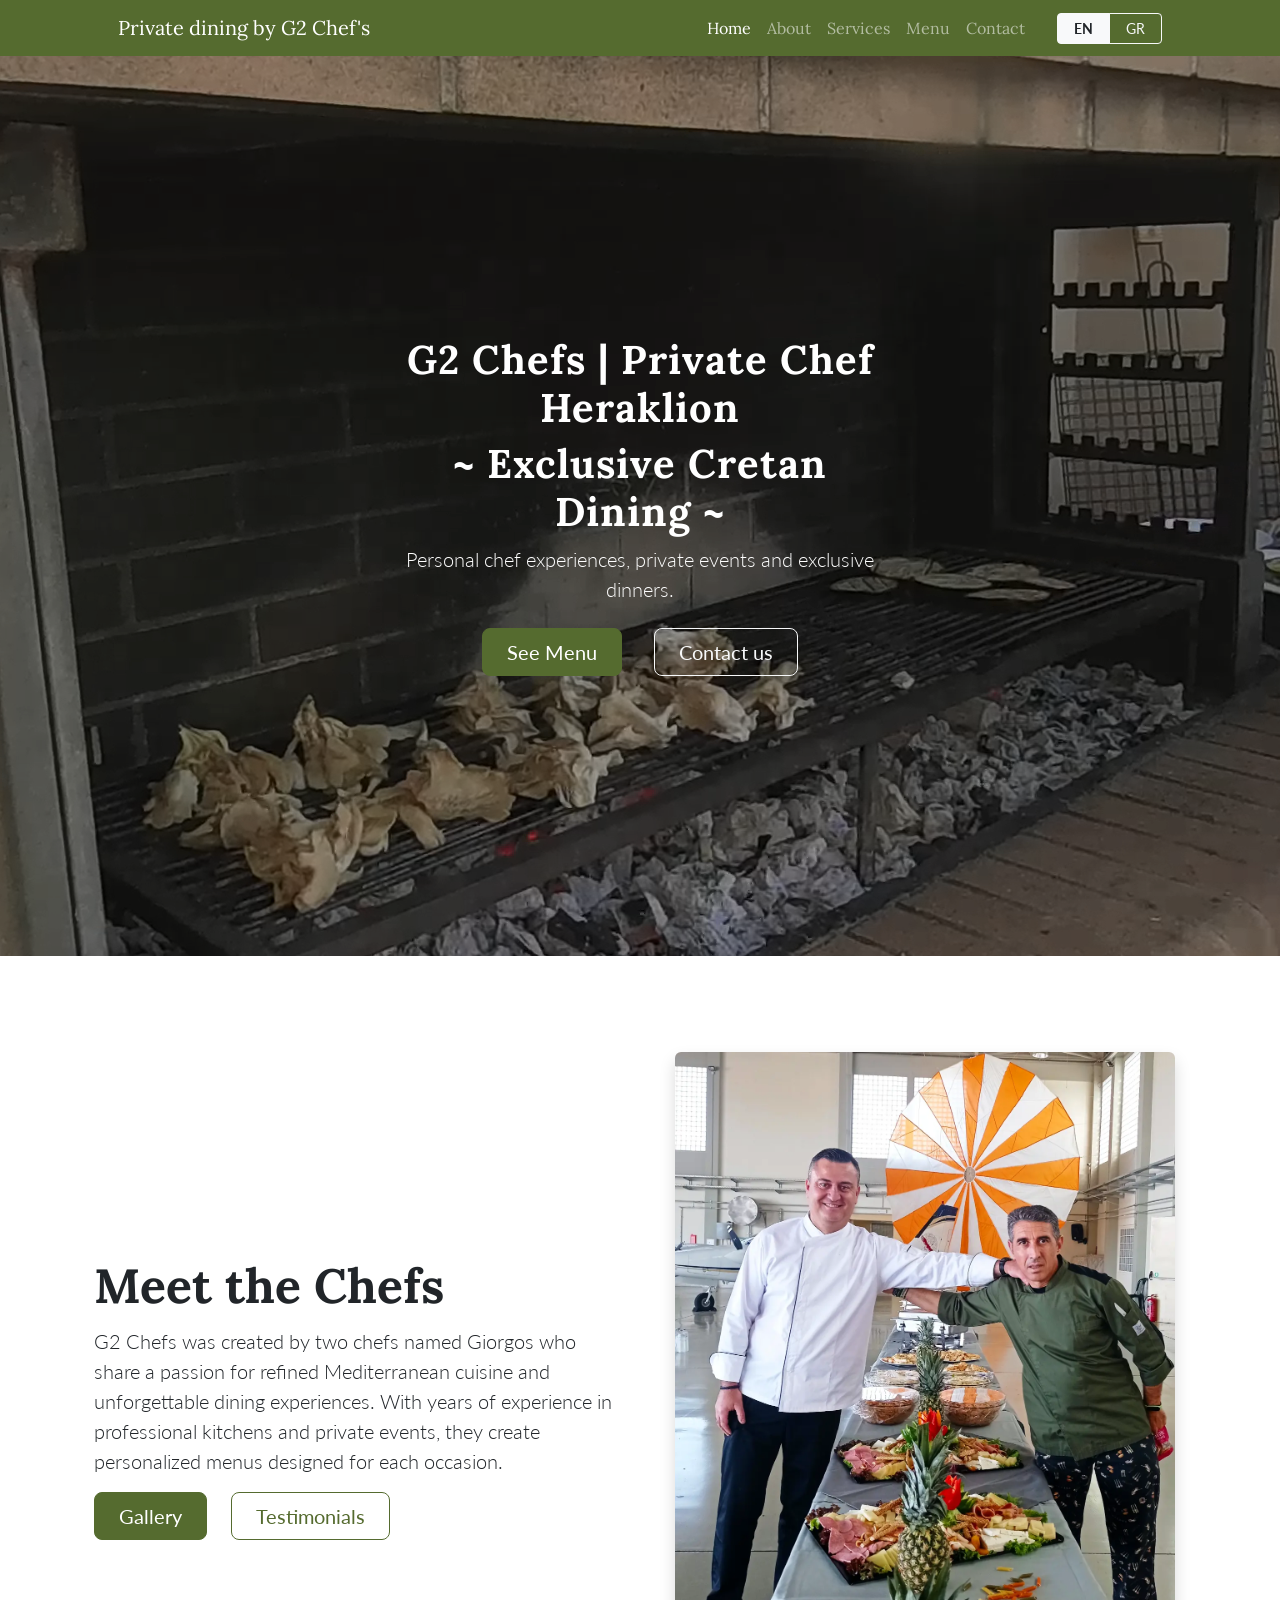
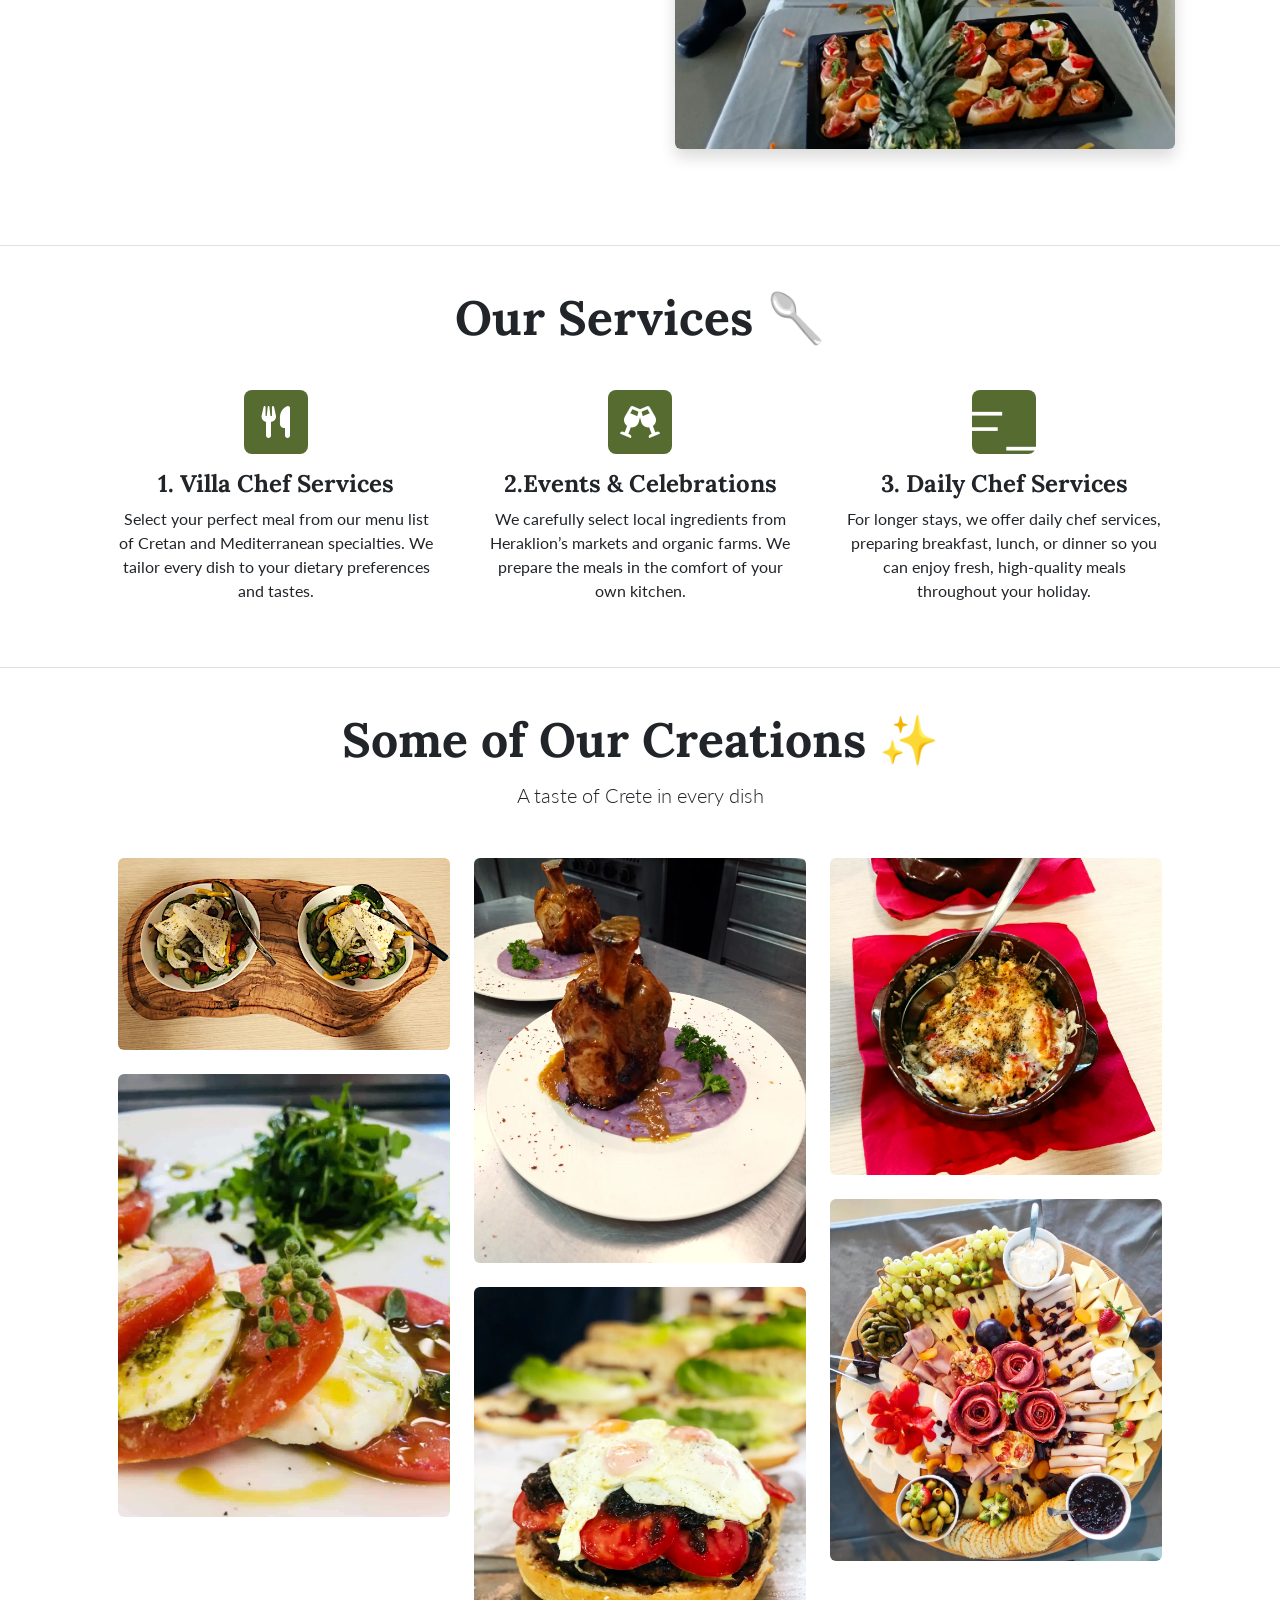
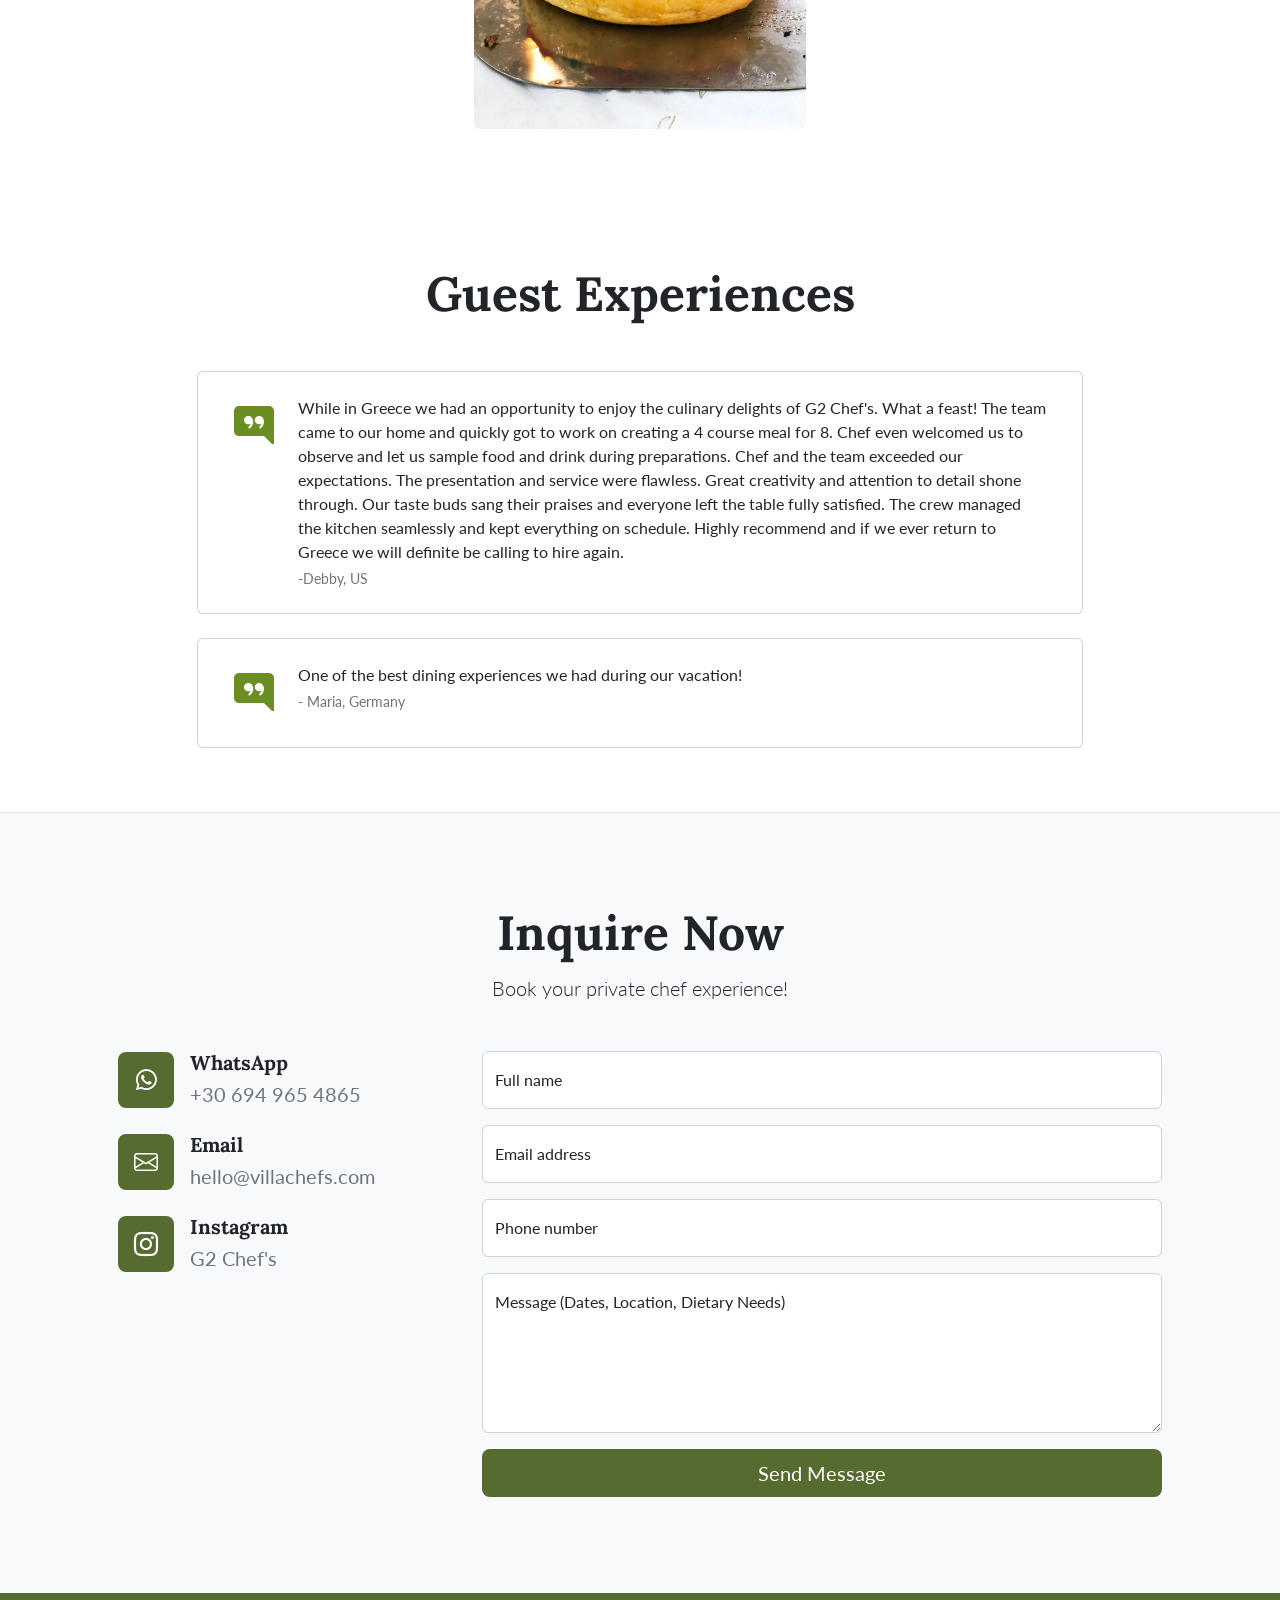
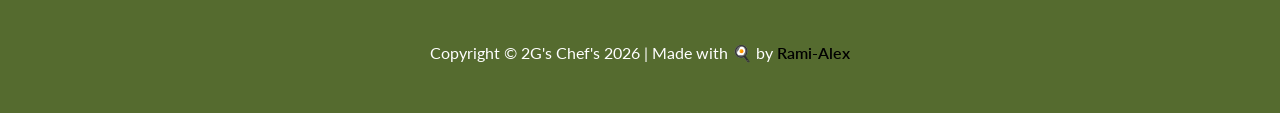
<file: index.html>
<!DOCTYPE html>
<html lang="en">
    <head>
        <meta charset="utf-8" />
        <meta name="viewport" content="width=device-width, initial-scale=1, shrink-to-fit=no" />
        <meta name="description" content="Elevate your villa vacation with G2 Chefs. We offer premium private chef services, custom Mediterranean menus, and authentic Cretan dining experiences in Heraklion and across Crete."/>
        <meta name="author" content="" />
        <title>Private Chef Heraklion | G2 Chefs | Authentic Cretan Cuisine</title>
        <!-- Favicon-->
        <link rel="icon" type="image/x-icon" href="assets/favicon.png" />
        <!-- Bootstrap icons-->
        <link href="https://cdn.jsdelivr.net/npm/bootstrap-icons@1.4.1/font/bootstrap-icons.css" rel="stylesheet" />
        <!-- Core theme CSS (includes Bootstrap)-->
        <link href="css/styles.css" rel="stylesheet" />
        <!-- Font Awesome Icons -->
        <link rel="stylesheet" href="https://cdnjs.cloudflare.com/ajax/libs/font-awesome/6.0.0/css/all.min.css">
        <!-- Google Icons -->
        <link rel="stylesheet" href="https://fonts.googleapis.com/css2?family=Material+Symbols+Outlined:opsz,wght,FILL,GRAD@24,400,0,0&icon_names=chef_hat" />
        <!--Google Fonts  -->
        <link rel="preconnect" href="https://fonts.googleapis.com">
        <link rel="preconnect" href="https://fonts.gstatic.com" crossorigin>
        <link href="https://fonts.googleapis.com/css2?family=Lato:wght@300;400;700&family=Lora:ital,wght@0,400;0,500;0,600;1,400;1,500&display=swap" rel="stylesheet">
        <!-- Custom CSS -->
        <link href="css/custom.css" rel="stylesheet" />
            <script type="application/ld+json">
        {
        "@context": "https://schema.org",
        "@type": "FoodEstablishment",
        "name": "G2 Chefs",
        "image": "https://www.YOURDOMAIN.com/images/2gs-chefs.webp",
        "@id": "https://www.YOURDOMAIN.com",
        "url": "https://www.YOURDOMAIN.com",
        "telephone": "+306949654865",
        "email": "hello@villachefs.com",
        "priceRange": "€€€",
        "description": "Elevate your villa vacation with G2 Chefs. We offer premium private chef services, custom Mediterranean menus, and authentic Cretan dining experiences in Heraklion and across Crete.",
        "address": {
            "@type": "PostalAddress",
            "addressLocality": "Heraklion",
            "addressRegion": "Crete",
            "addressCountry": "GR"
        },
        "geo": {
            "@type": "GeoCoordinates",
            "latitude": 35.3387,
            "longitude": 25.1442
        },
        "areaServed": [
            {
            "@type": "State",
            "name": "Crete"
            },
            {
            "@type": "City",
            "name": "Heraklion"
            }
        ],
        "sameAs": [
            "https://www.instagram.com/YOUR-INSTAGRAM-HANDLE"
        ]
        }a
        </script>
    </head>

    <body class="d-flex flex-column min-vh-100">
        <!-- Responsive navbar-->
        <nav class="navbar navbar-expand-lg navbar-dark bg-dark sticky-top">
            <div class="container px-3 px-lg-5">
                <a class="navbar-brand text-wrap" style="max-width: 75%;" href="#home">Private dining by G2 Chef's</a>
                <button class="navbar-toggler" type="button" data-bs-toggle="collapse" data-bs-target="#navbarSupportedContent" aria-controls="navbarSupportedContent" aria-expanded="false" aria-label="Toggle navigation"><span class="navbar-toggler-icon"></span></button>
                <div class="collapse navbar-collapse" id="navbarSupportedContent">
                    <ul class="navbar-nav ms-auto mb-2 mb-lg-0">
                        <li class="nav-item"><a class="nav-link active" aria-current="page" href="#home">Home</a></li>
                        <li class="nav-item"><a class="nav-link" href="#about">About</a></li>
                        <li class="nav-item"><a class="nav-link" href="#services">Services</a></li>
                        <li class="nav-item"><a class="nav-link" href="menu.html">Menu</a></li>
                        <li class="nav-item"><a class="nav-link" href="#contact">Contact</a></li>
                    </ul>
                    <div class="d-flex align-items-center ms-lg-4 mt-3 mt-lg-0">
                        <div class="btn-group" role="group" aria-label="Language switcher">
                            <a href="index.html" class="btn btn-sm btn-light fw-bold text-dark px-3">EN</a>
                            <a href="index-gr.html" class="btn btn-sm btn-outline-light px-3">GR</a>
                        </div>
                    </div>
                </div>
            </div>
        </nav>
        <!-- Header-->
        <!-- add video-header class to enable background video -->
        <header id="home" class="py-5 video-header">
            <!-- video element placed before content so it sits behind the text -->
            <video autoplay muted loop playsinline class="header-video">
                <source src="assets/video/chef-bbq-video.webm" type="video/mp4">
                <!-- fallback text -->
                Your browser does not support HTML5 video.
            </video>
            <div class="container px-5">
                <div class="row gx-5 justify-content-center">
                    <div class="col-lg-6">
                        <div class="text-center my-5">
                            <h1 class="display-6 fw-bolder text-white mb-2">G2 Chefs | Private Chef Heraklion</h1>
                            <h2 class="display-6 fw-bolder text-white mb-2">~ Exclusive Cretan Dining ~</h2>
                            <p class="lead text-white mb-4">Personal chef experiences, private events and exclusive dinners.</p>
                            <div class="d-grid gap-3 d-sm-flex justify-content-sm-center">
                                <a class="btn main-button btn-lg px-4 me-sm-3" href="menu.html">See Menu</a>
                                <a class="btn btn-outline-light btn-lg px-4" href="#contact">Contact us</a>
                            </div>
                        </div>
                    </div>
                </div>
            </div>
        </header>
        <!-- About -->
        <section id="about" class="py-3 py-lg-5 border-bottom">
            <div class="container col-xxl-8 px-4">
                <div class="row flex-md-row-reverse align-items-center g-5 py-5">
                    <div class="d-none d-md-block col-md-6 col-lg-6">
                        <img 
                            src="images/2gs-chefs.webp"
                            class="d-block mx-auto img-fluid rounded shadow"
                            alt="G2 Chefs Giorgos"
                            width="500"
                            height="400"
                            loading="lazy"
                        />
                    </div>
                        <div class="col-lg-6 col-md-6">
                            <h2 class="display-5 fw-bold text-body-emphasis lh-1 mb-3">Meet the Chefs</h2>
                            <p class="lead">
                                G2 Chefs was created by two chefs named Giorgos who share a passion for refined Mediterranean cuisine and unforgettable dining experiences.
                                With years of experience in professional kitchens and private events, they create personalized menus designed for each occasion.
                            </p>
                            <div class="d-grid gap-2 d-md-flex justify-content-md-start align-items-md-start">
                                <a class="btn main-button btn-lg px-4 me-sm-3" href="#dishes">Gallery</a>
                                <a class="btn default-button btn-lg px-4 me-sm-3" href="#reviews">Testimonials</a>
                            </div>
                        </div>
                </div>
            </div>

        </section>
        <!-- About -->
        <!-- Features section -->
        <section id="services" class="py-3 py-lg-5 border-bottom olive-color">
            <div  class="container px-5">
                <div class="text-center mb-5">
                    <h2 class="display-5 fw-bold text-body-emphasis lh-1 mb-3">Our Services 🥄</h2>
                </div>
                <div class="row gx-5 text-center">
                    <div class="col-lg-4 mb-5 mb-lg-0">
                        <div class="feature custom-bg text-white rounded-3 mb-3"><i class="fa-solid fa-utensils"></i></div>                    
                        <h3 class="h4 fw-bolder">1. Villa Chef Services</h3>
                        <p>Select your perfect meal from our menu list of Cretan and Mediterranean specialties. We tailor every dish to your dietary preferences and tastes.</p>
                    </div>
                    <div class="col-lg-4 mb-5 mb-lg-0">
                        <div class="feature custom-bg text-white rounded-3 mb-3"><i class="fa-solid fa-champagne-glasses"></i></div>  
                        <h3 class="h4 fw-bolder">2.Events & Celebrations</h3>
                        <p>We carefully select local ingredients from Heraklion’s markets and organic farms. We prepare the meals in the comfort of your own kitchen.</p>
                    </div>
                    <div class="col-lg-4">
                        <div class="feature custom-bg text-white rounded-3 mb-3"><span class="material-symbols-outlined md-48">chef_hat</span></div>
                        <h3 class="h4 fw-bolder">3. Daily Chef Services</h3>
                        <p>For longer stays, we offer daily chef services, preparing breakfast, lunch, or dinner so you can enjoy fresh, high-quality meals throughout your holiday.</p>
                    </div>
                    <!-- <div class="card" style="width: 18rem;">
                        <img class="card-img-top" src="images/domate-feta.jpeg" alt="Card image cap">
                        <div class="card-body">
                            <h2 class="h4 fw-bolder">2.Events & Celebrations</h2>
                            <p class="card-text">We choose local ingredients from Heraklion’s markets and organic farms. We prepare the meals in the comfort of your own kitchen.</p>
                        </div>
                    </div> -->
                </div>
            </div>
        </section>
        <!-- Gallery -->
        <section id="dishes" class="py-3 py-lg-5">
            <div class="container px-5">
                <div class="text-center mb-5">
                    <h2 class="display-5 fw-bold text-body-emphasis lh-1 mb-3">Some of Our Creations ✨</h2>
                    <p class="lead mb-0">A taste of Crete in every dish</p>
                </div>
                <div class="row">
                    <div class="col-lg-4 col-md-4 mb-4 mb-lg-0">
                        <img src="images/greek-salad.webp" class="w-100 shadow-1-strong rounded mb-4" alt="Cretan Dish 1" />
                        <img src="images/domate-feta.jpeg" class="w-100 shadow-1-strong rounded mb-4" alt="Cretan Dish 2" />
                    </div>

                    <div class="col-lg-4 col-md-4 mb-4 mb-lg-0">
                        <img src="images/meat-1.webp" class="w-100 shadow-1-strong rounded mb-4" alt="Cretan Dish 3" />
                        <img src="images/egg-bread.webp" class="w-100 shadow-1-strong rounded mb-4" alt="Cretan Dish 4" />
                    </div>

                    <div class="col-lg-4 col-md-4 mb-4 mb-lg-0">
                        <img src="images/bouyiourdi.webp" class="w-100 shadow-1-strong rounded mb-4" alt="Cretan Dish 5" />
                        <img src="images/cheese-plato.webp" class="w-100 shadow-1-strong rounded mb-0" alt="Cretan Dish 6" />
                    </div>
                </div>
            </div>
        </section>
        <!-- Gallery-2 -->
        <!-- <section class="py-5" id="menu">
            <div class="container px-5">
                <div class="text-center mb-5">
                    <h2 class="fw-bolder">Our Menu</h2>
                    <p class="lead mb-0">Select a category to explore our Cretan delicacies</p>
                </div>

                <ul class="nav nav-pills justify-content-center mb-5" id="menuTab" role="tablist">
                    <li class="nav-item" role="presentation">
                        <button class="nav-link active" id="all-tab" data-bs-toggle="pill" data-bs-target="#all" type="button" role="tab">All Dishes</button>
                    </li>
                    <li class="nav-item" role="presentation">
                        <button class="nav-link" id="meat-tab" data-bs-toggle="pill" data-bs-target="#meat" type="button" role="tab">Meat</button>
                    </li>
                    <li class="nav-item" role="presentation">
                        <button class="nav-link" id="traditional-tab" data-bs-toggle="pill" data-bs-target="#traditional" type="button" role="tab">Traditional Food</button>
                    </li>
                </ul>

                <div class="tab-content" id="menuTabContent">
                    
                    <div class="tab-pane fade show active" id="all" role="tabpanel">
                        <div class="row">
                            <div class="col-lg-4 col-md-6 mb-4"><img src="images/domate-feta.jpeg" class="w-100 rounded shadow" alt="Meat 1"></div>
                            <div class="col-lg-4 col-md-6 mb-4"><img src="trad-1.jpg" class="w-100 rounded shadow" alt="Trad 1"></div>
                            <div class="col-lg-4 col-md-6 mb-4"><img src="meat-2.jpg" class="w-100 rounded shadow" alt="Meat 2"></div>
                        </div>
                    </div>

                    <div class="tab-pane fade" id="meat" role="tabpanel">
                        <div class="row">
                            <div class="col-lg-4 col-md-6 mb-4"><img src="meat-1.jpg" class="w-100 rounded shadow" alt="Meat 1"></div>
                            <div class="col-lg-4 col-md-6 mb-4"><img src="meat-2.jpg" class="w-100 rounded shadow" alt="Meat 2"></div>
                        </div>
                    </div>

                    <div class="tab-pane fade" id="traditional" role="tabpanel">
                        <div class="row">
                            <div class="col-lg-4 col-md-6 mb-4"><img src="trad-1.jpg" class="w-100 rounded shadow" alt="Trad 1"></div>
                        </div>
                    </div>

                </div>
            </div>
        </section> -->
        <!-- Testimonials section-->
        <section id="reviews" class="py-3 border-bottom">
            <div class="container px-5 my-5 px-5">
                <div class="text-center mb-5">
                    <h2 class="display-5 fw-bold">Guest Experiences</h2>
                    <p class="lead mb-0"></p>
                </div>
                <div class="row gx-5 justify-content-center">
                    <div class="col-lg-10">
                        <div class="row">
                            <!-- Testimonial 1-->
                            <div class="card mb-4">
                                <div class="card-body p-4">
                                    <div class="d-flex">
                                        <div class="flex-shrink-0"><i class="bi bi-chat-right-quote-fill fs-1" style="color: #6B8E23;"></i></div>
                                        <div class="ms-4">
                                            <p class="mb-1">While in Greece we had an opportunity to enjoy the culinary delights of G2 Chef's.  What a feast!
                                                The team came to our home and quickly got to work on creating a 4 course meal for 8.  Chef even welcomed us to observe and let us sample food and drink during preparations.
                                                Chef and the team exceeded our expectations.  The presentation and service were flawless. Great creativity and attention to detail shone through.  Our taste buds sang their praises and everyone left the table fully satisfied.  
                                                The crew managed the kitchen seamlessly and kept everything on schedule. 
                                                Highly recommend and if we ever return to Greece we will definite be calling to hire again.
                                            </p>
                                            <div class="small text-muted">-Debby, US</div>
                                        </div>
                                    </div>
                                </div>
                            </div>
                            <!-- Testimonial 2-->
                            <div class="card">
                                <div class="card-body p-4">
                                    <div class="d-flex">
                                        <div class="flex-shrink-0"><i class="bi bi-chat-right-quote-fill fs-1" style="color: #6B8E23;"></i></div>
                                        <div class="ms-4">
                                            <p class="mb-1">One of the best dining experiences we had during our vacation!</p>
                                            <div class="small text-muted">- Maria, Germany</div>
                                        </div>
                                    </div>
                                </div>
                            </div>
                        </div>
                    </div>
                </div>
            </div>
        </section>
        <!-- Contact section-->
        <!-- <section id="contact" class="bg-light py-5">
            <div class="container px-5 my-5 px-5">
                <div class="text-center mb-5">
                    <div class="feature text-white rounded-3 mb-3" style="background-color: #6B8E23; width: 4rem; height: 4rem; display: inline-flex; align-items: center; justify-content: center; font-size: 2rem;">
                        <i class="bi bi-envelope"></i>
                    </div>
                    <h2 class="fw-bolder">Inquire Now</h2>
                    <p class="lead mb-0">Book your private chef experience!</p>
                </div>
                <div class="row gx-5 justify-content-center">
                    <div class="col-lg-6">
                        
                        <form action="https://formsubmit.co/691d3185696c3ee476524c145228a22d" method="POST">
                            
                            <input type="text" name="_honey" style="display:none">
                            <input type="hidden" name="_captcha" value="false">

                            <div class="form-floating mb-3">
                                <input class="form-control" id="name" name="name" type="text" placeholder="Enter your name..." required />
                                <label for="name">Full name</label>
                            </div>
                            
                            <div class="form-floating mb-3">
                                <input class="form-control" id="email" name="email" type="email" placeholder="name@example.com" required />
                                <label for="email">Email address</label>
                            </div>
                            
                            <div class="form-floating mb-3">
                                <input class="form-control" id="phone" name="phone" type="tel" placeholder="+30 123 456 7890" />
                                <label for="phone">Phone number</label>
                            </div>
                            
                            <div class="form-floating mb-3">
                                <textarea class="form-control" id="message" name="message" placeholder="Enter your message here..." style="height: 10rem" required></textarea>
                                <label for="message">Message (Dates, Location, Dietary Needs)</label>
                            </div>
                            
                            <div class="d-grid">
                                <button class="btn btn-lg text-white" type="submit" style="background-color: #6B8E23;">Send Message</button>
                            </div>
                        </form>
                        
                    </div>
                </div>
            </div>
        </section> -->

        <section id="contact" class="bg-light py-5">
            <div class="container px-5 my-5">
                <div class="text-center mb-5">
                    <h2 class="display-5 fw-bold text-body-emphasis lh-1 mb-3">Inquire Now</h2>
                    <p class="lead mb-0">Book your private chef experience!</p>
                </div>
                
                <div class="row gx-5">
                    <div class="col-lg-4 mb-5 mb-lg-0">
                        
                        <div class="d-flex align-items-center mb-4">
                            <div class="text-white rounded-3 me-3" style="background-color: #556b2f; width: 3.5rem; height: 3.5rem; display: flex; align-items: center; justify-content: center; font-size: 1.5rem;">
                                <i class="fab fa-whatsapp"></i>
                            </div>
                            <div>
                                <h3 class="h5 fw-bolder mb-1">WhatsApp</h3>
                                <a href="https://wa.me/301234567890" target="_blank" class="text-decoration-none text-muted fs-5">+30 694 965 4865</a>
                            </div>
                        </div>

                        <!-- <div class="d-flex align-items-center mb-4">
                            <div class="text-white rounded-3 me-3" style="background-color: #556b2f; width: 3.5rem; height: 3.5rem; display: flex; align-items: center; justify-content: center; font-size: 1.5rem;">
                                <i class="bi bi-telephone"></i>
                            </div>
                            <div>
                                <h5 class="fw-bolder mb-1">Call Us</h5>
                                <a href="tel:+301234567890" class="text-decoration-none text-muted fs-5">+30 123 456 7890</a>
                            </div>
                        </div> -->

                        <div class="d-flex align-items-center mb-4">
                            <div class="text-white rounded-3 me-3" style="background-color: #556b2f; width: 3.5rem; height: 3.5rem; display: flex; align-items: center; justify-content: center; font-size: 1.5rem;">
                                <i class="bi bi-envelope"></i>
                            </div>
                            <div>
                                <h3 class="h5 fw-bolder mb-1">Email</h3>
                                <a href="mailto:hello@villachefs.com" class="text-decoration-none text-muted fs-5">hello@villachefs.com</a>
                            </div>
                        </div>

                         <div class="d-flex align-items-center mb-4">
                            <div class="text-white rounded-3 me-3" style="background-color: #556b2f; width: 3.5rem; height: 3.5rem; display: flex; align-items: center; justify-content: center; font-size: 1.5rem;">
                                <i class="bi bi-instagram"></i>
                            </div>
                            <div>
                                <h3 class="h5 fw-bolder mb-1">Instagram</h3>
                                <a href="" class="text-decoration-none text-muted fs-5">G2 Chef's</a>
                            </div>
                        </div>
                    </div>

                    <div class="col-lg-8">
                        <form action="https://formsubmit.co/691d3185696c3ee476524c145228a22d" method="POST">
                            <input type="text" name="_honey" style="display:none">
                            <input type="hidden" name="_captcha" value="false">

                            <div class="form-floating mb-3">
                                <input class="form-control" id="name" name="name" type="text" placeholder="Enter your name..." required />
                                <label for="name">Full name</label>
                            </div>
                            
                            <div class="form-floating mb-3">
                                <input class="form-control" id="email" name="email" type="email" placeholder="name@example.com" required />
                                <label for="email">Email address</label>
                            </div>
                            
                            <div class="form-floating mb-3">
                                <input class="form-control" id="phone" name="phone" type="tel" placeholder="+30 123 456 7890" />
                                <label for="phone">Phone number</label>
                            </div>
                            
                            <div class="form-floating mb-3">
                                <textarea class="form-control" id="message" name="message" placeholder="Enter your message here..." style="height: 10rem" required></textarea>
                                <label for="message">Message (Dates, Location, Dietary Needs)</label>
                            </div>
                            
                            <div class="d-grid">
                                <button class="btn btn-lg text-white" type="submit" style="background-color: #556b2f;">Send Message</button>
                            </div>
                        </form>
                    </div>
                </div>
            </div>
        </section>
        <!-- Footer-->
        <footer class="py-5" style="background-color: #556b2f;">
            <div class="container px-5"><p class="m-0 text-center text-white">Copyright &copy; 2G's Chef's 2026 | Made with 🍳 by <a id="rami" href="https://rami-alex.github.io/aboutme/">Rami-Alex</a></p></div>
        </footer>
        <!-- Bootstrap core JS-->
        <script src="https://cdn.jsdelivr.net/npm/bootstrap@5.2.3/dist/js/bootstrap.bundle.min.js"></script>
        <!-- Core theme JS-->
        <script src="js/scripts.js"></script>
    </body>
</html>
</file>
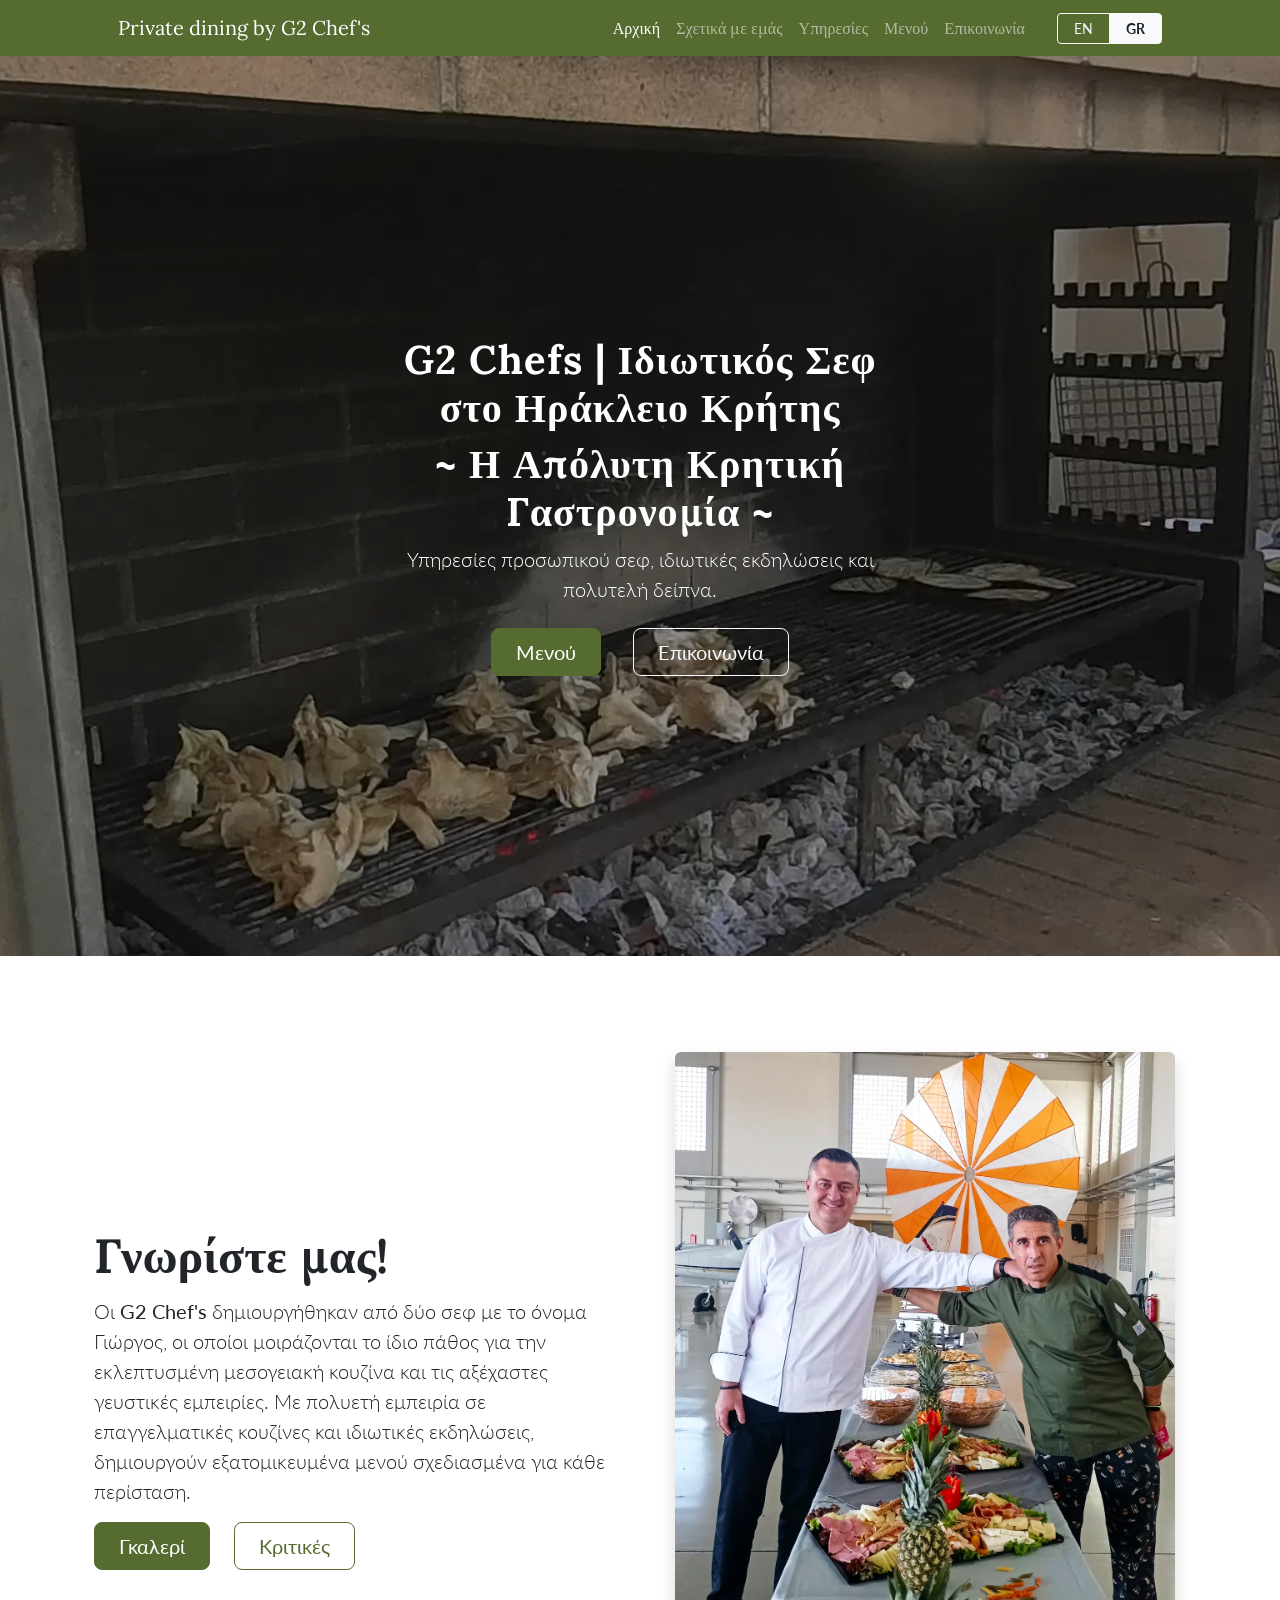
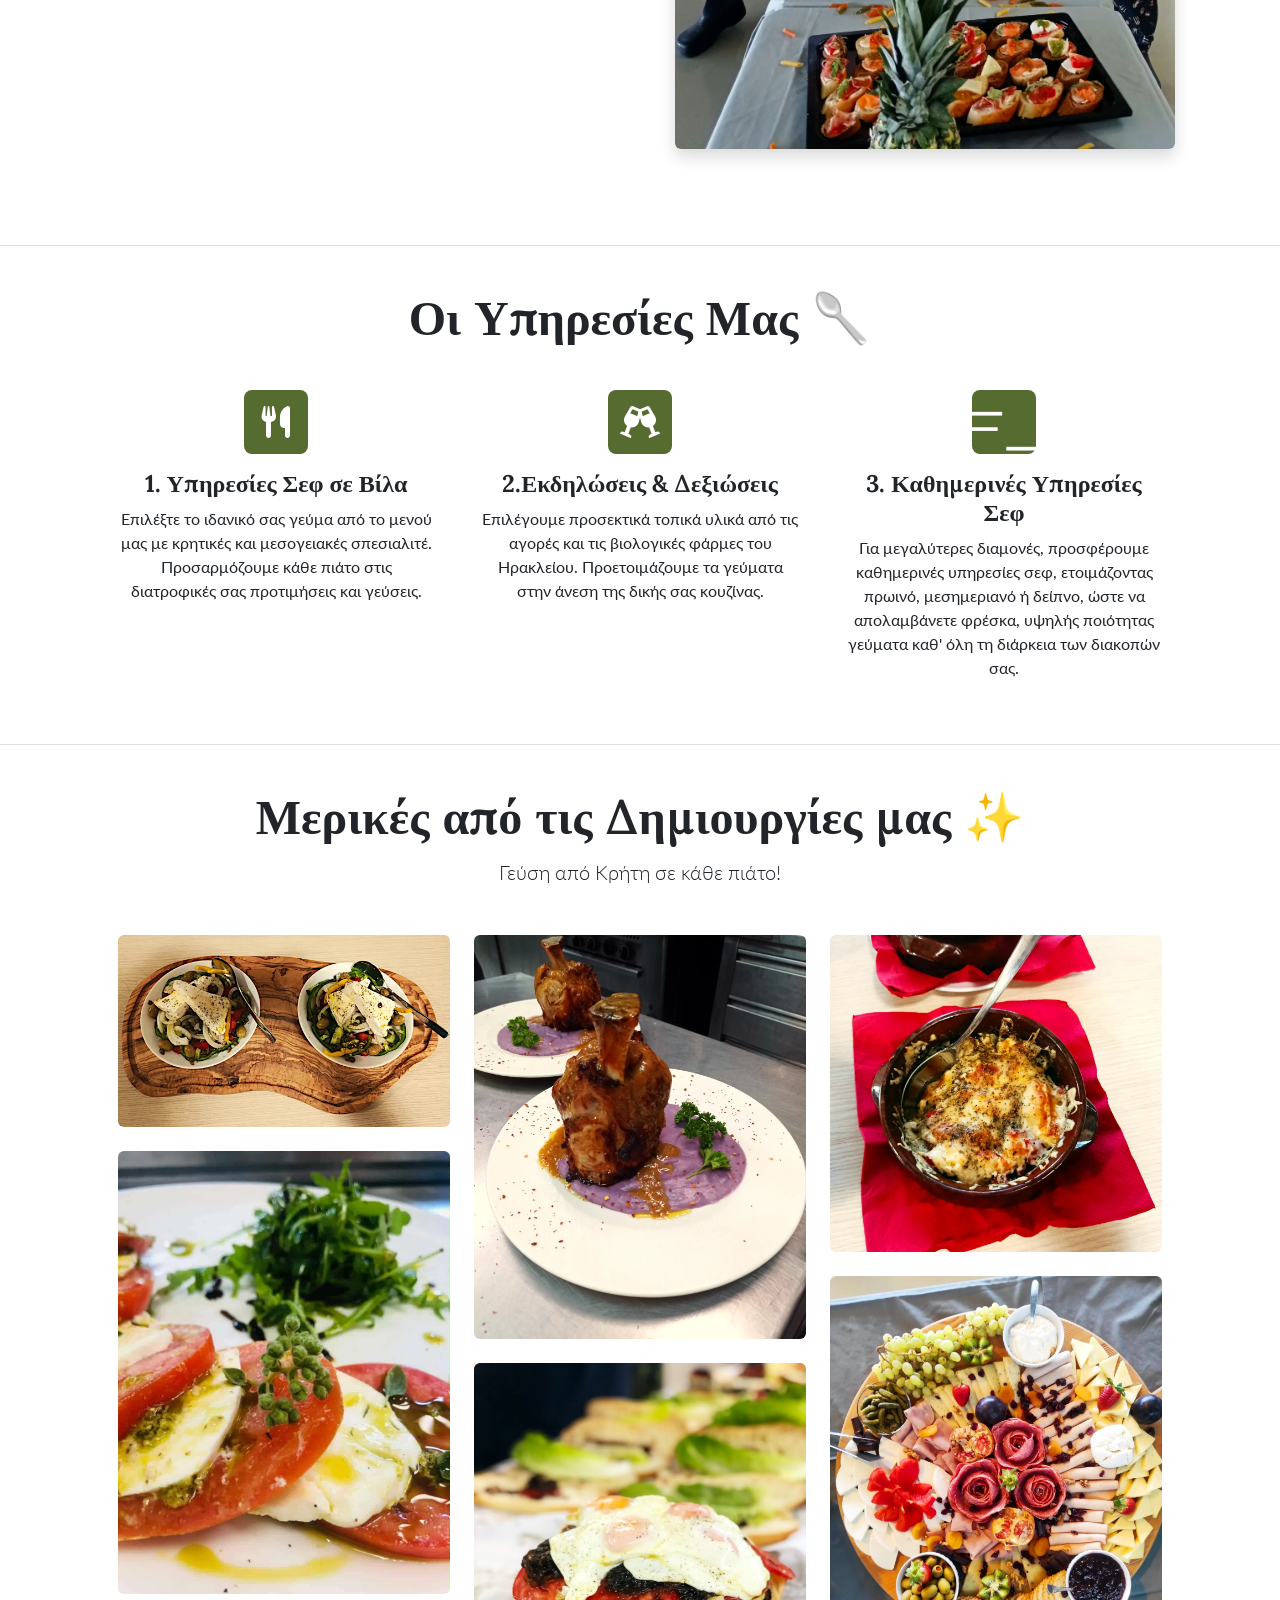
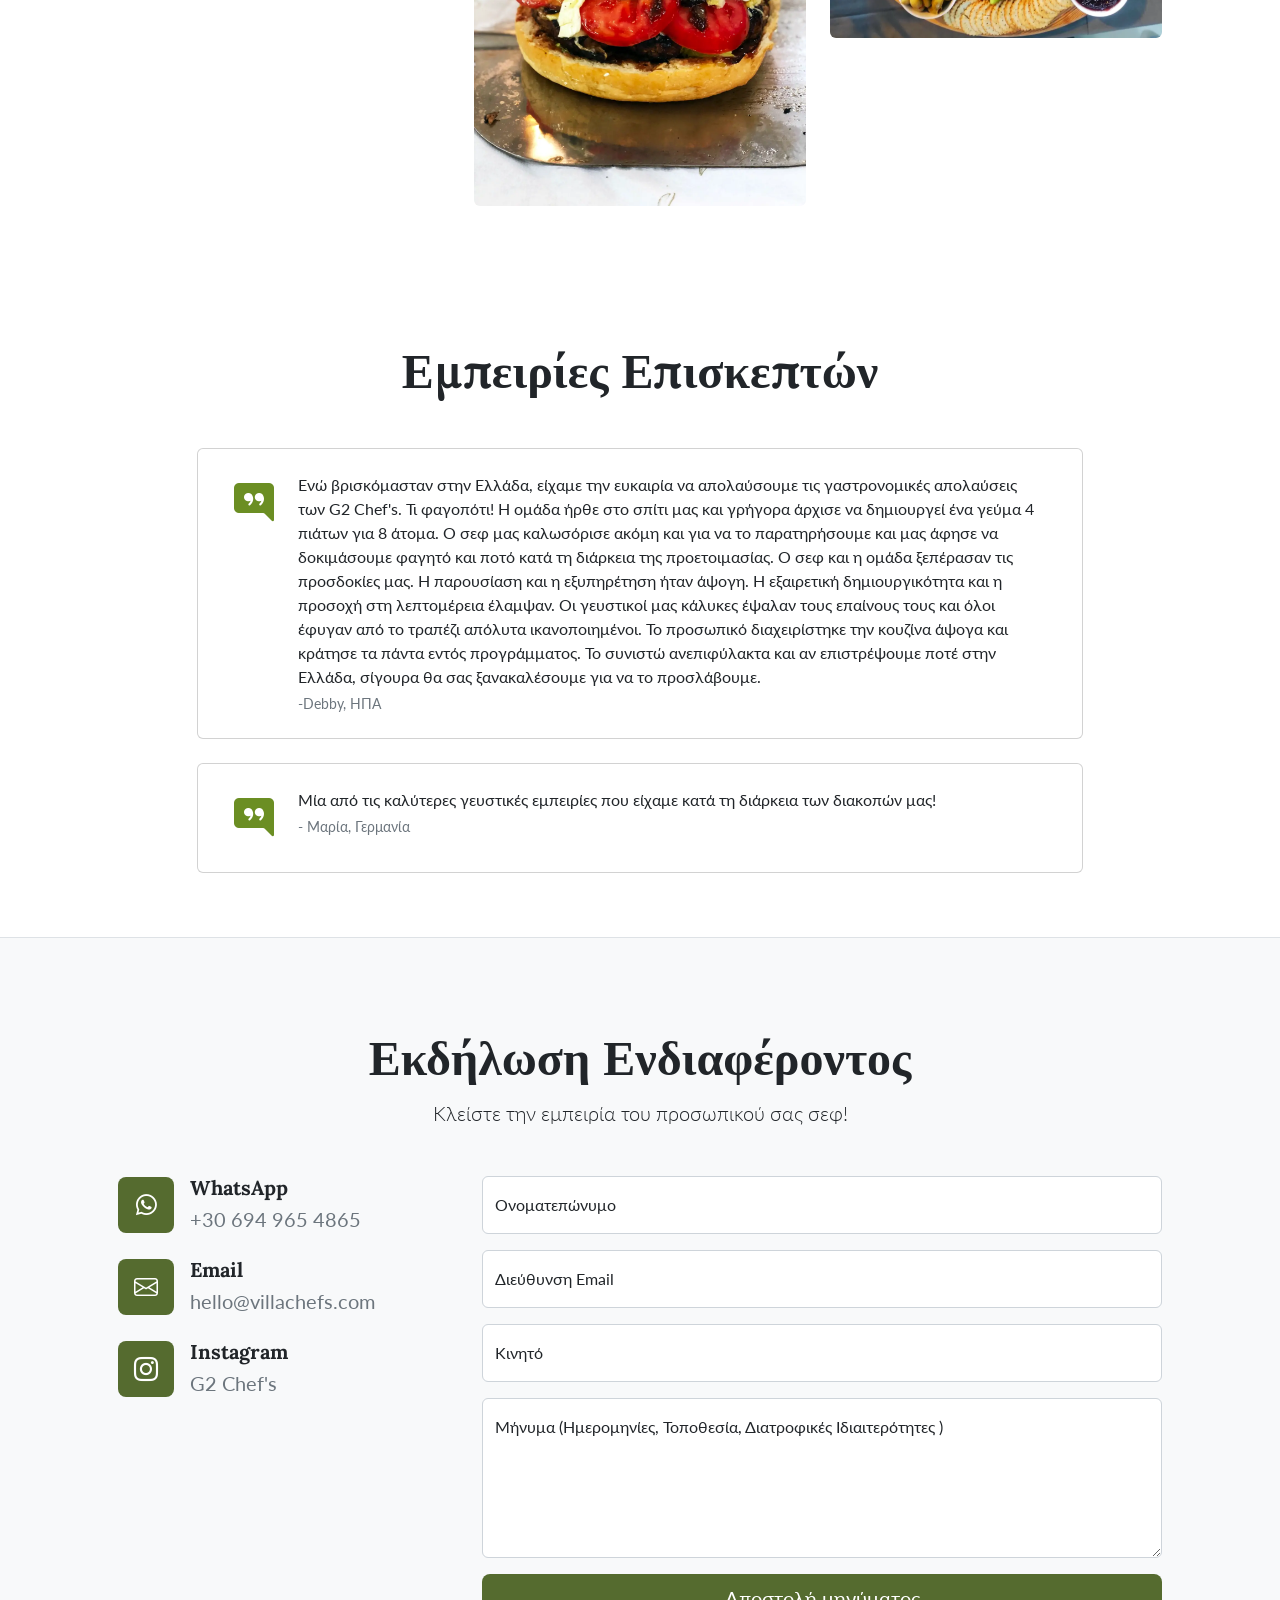
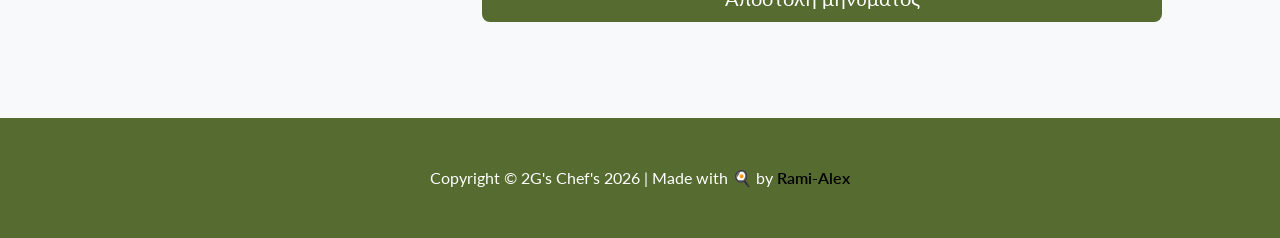
<file: index-gr.html>
<!DOCTYPE html>
<html lang="el">
    <head>
        <meta charset="utf-8" />
        <meta name="viewport" content="width=device-width, initial-scale=1, shrink-to-fit=no" />
        <meta name="description" content="Elevate your villa vacation with G2 Chefs. We offer premium private chef services, custom Mediterranean menus, and authentic Cretan dining experiences in Heraklion and across Crete."/>
        <meta name="author" content="" />
        <title>Ιδιωτικός Σεφ Ηράκλειο | G2 Chefs | Αυθεντική Κρητική Κουζίνα</title>
        <!-- Favicon-->
        <link rel="icon" type="image/x-icon" href="assets/favicon.png" />
        <!-- Bootstrap icons-->
        <link href="https://cdn.jsdelivr.net/npm/bootstrap-icons@1.4.1/font/bootstrap-icons.css" rel="stylesheet" />
        <!-- Core theme CSS (includes Bootstrap)-->
        <link href="css/styles.css" rel="stylesheet" />
        <!-- Font Awesome Icons -->
        <link rel="stylesheet" href="https://cdnjs.cloudflare.com/ajax/libs/font-awesome/6.0.0/css/all.min.css">
        <!-- Google Icons -->
        <link rel="stylesheet" href="https://fonts.googleapis.com/css2?family=Material+Symbols+Outlined:opsz,wght,FILL,GRAD@24,400,0,0&icon_names=chef_hat" />
        <!--Google Fonts  -->
        <link rel="preconnect" href="https://fonts.googleapis.com">
        <link rel="preconnect" href="https://fonts.gstatic.com" crossorigin>
        <link href="https://fonts.googleapis.com/css2?family=Lato:wght@300;400;700&family=Lora:ital,wght@0,400;0,500;0,600;1,400;1,500&display=swap" rel="stylesheet">
        <!-- Custom CSS -->
        <link href="css/custom.css" rel="stylesheet" />
         <script type="application/ld+json">
            {
            "@context": "https://schema.org",
            "@type": "FoodEstablishment",
            "name": "G2 Chefs",
            "image": "https://www.YOURDOMAIN.com/images/2gs-chefs.webp",
            "@id": "https://www.YOURDOMAIN.com",
            "url": "https://www.YOURDOMAIN.com/index-gr.html",
            "telephone": "+306949654865",
            "email": "hello@villachefs.com",
            "priceRange": "€€€",
            "description": "Αναβαθμίστε τις διακοπές σας με τους G2 Chefs. Προσφέρουμε premium υπηρεσίες ιδιωτικού σεφ, προσαρμοσμένα μεσογειακά μενού και αυθεντικές κρητικές γαστρονομικές εμπειρίες στο Ηράκλειο Κρήτης.",
            "address": {
                "@type": "PostalAddress",
                "addressLocality": "Ηράκλειο",
                "addressRegion": "Κρήτη",
                "addressCountry": "GR"
            },
            "geo": {
                "@type": "GeoCoordinates",
                "latitude": 35.3387,
                "longitude": 25.1442
            },
            "areaServed": [
                {
                "@type": "State",
                "name": "Κρήτη"
                },
                {
                "@type": "City",
                "name": "Ηράκλειο"
                }
            ],
            "sameAs": [
                "https://www.instagram.com/YOUR-INSTAGRAM-HANDLE"
            ]
            }
            </script>
    </head>

    <body class="d-flex flex-column min-vh-100">
        <!-- Responsive navbar-->
        <nav class="navbar navbar-expand-lg navbar-dark bg-dark sticky-top">
            <div class="container px-3 px-lg-5">
                <a class="navbar-brand text-wrap" style="max-width: 75%;" href="#home">Private dining by G2 Chef's</a>
                <button class="navbar-toggler" type="button" data-bs-toggle="collapse" data-bs-target="#navbarSupportedContent" aria-controls="navbarSupportedContent" aria-expanded="false" aria-label="Toggle navigation"><span class="navbar-toggler-icon"></span></button>
                <div class="collapse navbar-collapse" id="navbarSupportedContent">
                    <ul class="navbar-nav ms-auto mb-2 mb-lg-0">
                        <li class="nav-item"><a class="nav-link active" aria-current="page" href="#home">Αρχική</a></li>
                        <li class="nav-item"><a class="nav-link" href="#about">Σχετικά με εμάς</a></li>
                        <li class="nav-item"><a class="nav-link" href="#services">Υπηρεσίες</a></li>
                        <li class="nav-item"><a class="nav-link" href="menu-gr.html">Μενού</a></li>
                        <li class="nav-item"><a class="nav-link" href="#contact">Επικοινωνία</a></li>
                    </ul>
                    <div class="d-flex align-items-center ms-lg-4 mt-3 mt-lg-0">
                        <div class="btn-group" role="group" aria-label="Language switcher">
                            <a href="index.html" class="btn btn-sm btn-outline-light px-3">EN</a>
                            <a href="index-gr.html" class="btn btn-sm btn-light fw-bold text-dark px-3">GR</a>
                        </div>
                    </div>
                </div>
            </div>
        </nav>
        <!-- Header-->
        <!-- add video-header class to enable background video -->
        <header id="home" class="py-5 video-header">
            <!-- video element placed before content so it sits behind the text -->
            <video autoplay muted loop playsinline class="header-video">
                <source src="assets/video/chef-bbq-video.webm" type="video/mp4">
                <!-- fallback text -->
                Your browser does not support HTML5 video.
            </video>
            <div class="container px-5">
                <div class="row gx-5 justify-content-center">
                    <div class="col-lg-6">
                        <div class="text-center my-5">
                            <h1 class="display-6 fw-bolder text-white mb-2">G2 Chefs | Ιδιωτικός Σεφ στο Ηράκλειο Κρήτης</h1>
                            <h2 class="display-6 fw-bolder text-white mb-2">~ Η Απόλυτη Κρητική Γαστρονομία ~</h2>
                            <p class="lead text-white mb-4">Υπηρεσίες προσωπικού σεφ, ιδιωτικές εκδηλώσεις και πολυτελή δείπνα.</p>
                            <div class="d-grid gap-3 d-sm-flex justify-content-sm-center">
                                <a class="btn main-button btn-lg px-4 me-sm-3" href="#menu">Μενού</a>
                                <a class="btn btn-outline-light btn-lg px-4" href="#contact">Επικοινωνία</a>
                            </div>
                        </div>
                    </div>
                </div>
            </div>
        </header>
        <!-- About -->
        <section id="about" class="py-3 py-lg-5 border-bottom">
            <div class="container col-xxl-8 px-4">
                <div class="row flex-md-row-reverse align-items-center g-5 py-5">
                    <div class="d-none d-md-block col-md-6 col-lg-6">
                        <img 
                            src="images/2gs-chefs.webp"
                            class="d-block mx-auto img-fluid rounded shadow"
                            alt="G2 Chefs Giorgos"
                            width="500"
                            height="400"
                            loading="lazy"
                        />
                    </div>
                        <div class="col-lg-6 col-md-6">
                            <h2 class="display-5 fw-bold text-body-emphasis lh-1 mb-3">Γνωρίστε μας!</h2>
                            <p class="lead">
                                Οι <strong>G2 Chef's</strong> δημιουργήθηκαν από δύο σεφ με το όνομα Γιώργος, οι οποίοι μοιράζονται το ίδιο πάθος για την εκλεπτυσμένη μεσογειακή κουζίνα και τις αξέχαστες γευστικές εμπειρίες. Με πολυετή εμπειρία σε επαγγελματικές κουζίνες και ιδιωτικές εκδηλώσεις, δημιουργούν εξατομικευμένα μενού σχεδιασμένα για κάθε περίσταση.
                            <div class="d-grid gap-2 d-md-flex justify-content-md-start align-items-md-start">
                                <a class="btn main-button btn-lg px-4 me-sm-3" href="#dishes">Γκαλερί</a>
                                <a class="btn default-button btn-lg px-4 me-sm-3" href="#reviews">Κριτικές</a>
                            </div>
                        </div>
                </div>
            </div>

        </section>
        <!-- About -->
        <!-- Features section -->
        <section id="services" class="py-3 py-lg-5 border-bottom olive-color">
            <div  class="container px-5">
                <div class="text-center mb-5">
                    <h2 class="display-5 fw-bold text-body-emphasis lh-1 mb-3">Οι Υπηρεσίες Μας 🥄</h2>
                </div>
                <div class="row gx-5 text-center">
                    <div class="col-lg-4 mb-5 mb-lg-0">
                        <div class="feature custom-bg text-white rounded-3 mb-3"><i class="fa-solid fa-utensils"></i></div>                    
                        <h3 class="h4 fw-bolder">1. Υπηρεσίες Σεφ σε Βίλα</h3>
                        <p>Επιλέξτε το ιδανικό σας γεύμα από το μενού μας με κρητικές και μεσογειακές σπεσιαλιτέ. Προσαρμόζουμε κάθε πιάτο στις διατροφικές σας προτιμήσεις και γεύσεις.</p>
                    </div>
                    <div class="col-lg-4 mb-5 mb-lg-0">
                        <div class="feature custom-bg text-white rounded-3 mb-3"><i class="fa-solid fa-champagne-glasses"></i></div>  
                        <h3 class="h4 fw-bolder">2.Εκδηλώσεις & Δεξιώσεις</h3>
                        <p>Επιλέγουμε προσεκτικά τοπικά υλικά από τις αγορές και τις βιολογικές φάρμες του Ηρακλείου. Προετοιμάζουμε τα γεύματα στην άνεση της δικής σας κουζίνας.</p>
                    </div>
                    <div class="col-lg-4">
                        <div class="feature custom-bg text-white rounded-3 mb-3"><span class="material-symbols-outlined md-48">chef_hat</span></div>
                        <h3 class="h4 fw-bolder">3. Καθημερινές Υπηρεσίες Σεφ</h3>
                        <p>Για μεγαλύτερες διαμονές, προσφέρουμε καθημερινές υπηρεσίες σεφ, ετοιμάζοντας πρωινό, μεσημεριανό ή δείπνο, ώστε να απολαμβάνετε φρέσκα, υψηλής ποιότητας γεύματα καθ' όλη τη διάρκεια των διακοπών σας.</p>
                    </div>
                    <!-- <div class="card" style="width: 18rem;">
                        <img class="card-img-top" src="images/domate-feta.jpeg" alt="Card image cap">
                        <div class="card-body">
                            <h2 class="h4 fw-bolder">2.Events & Celebrations</h2>
                            <p class="card-text">We choose local ingredients from Heraklion’s markets and organic farms. We prepare the meals in the comfort of your own kitchen.</p>
                        </div>
                    </div> -->
                </div>
            </div>
        </section>
        <!-- Gallery -->
        <section id="dishes" class="py-3 py-lg-5">
            <div class="container px-5">
                <div class="text-center mb-5">
                    <h2 class="display-5 fw-bold text-body-emphasis lh-1 mb-3">Μερικές από τις Δημιουργίες μας ✨</h2>
                    <p class="lead mb-0">Γεύση από Κρήτη σε κάθε πιάτο!</p>
                </div>
                <div class="row">
                    <div class="col-lg-4 col-md-4 mb-4 mb-lg-0">
                        <img src="images/greek-salad.webp" class="w-100 shadow-1-strong rounded mb-4" alt="Cretan Dish 1" />
                        <img src="images/domate-feta.jpeg" class="w-100 shadow-1-strong rounded mb-4" alt="Cretan Dish 2" />
                    </div>

                    <div class="col-lg-4 col-md-4 mb-4 mb-lg-0">
                        <img src="images/meat-1.webp" class="w-100 shadow-1-strong rounded mb-4" alt="Cretan Dish 3" />
                        <img src="images/egg-bread.webp" class="w-100 shadow-1-strong rounded mb-4" alt="Cretan Dish 4" />
                    </div>

                    <div class="col-lg-4 col-md-4 mb-4 mb-lg-0">
                        <img src="images/bouyiourdi.webp" class="w-100 shadow-1-strong rounded mb-4" alt="Cretan Dish 5" />
                        <img src="images/cheese-plato.webp" class="w-100 shadow-1-strong rounded mb-0" alt="Cretan Dish 6" />
                    </div>
                </div>
            </div>
        </section>
        <!-- Gallery-2 -->
        <!-- <section class="py-5" id="menu">
            <div class="container px-5">
                <div class="text-center mb-5">
                    <h2 class="fw-bolder">Our Menu</h2>
                    <p class="lead mb-0">Select a category to explore our Cretan delicacies</p>
                </div>

                <ul class="nav nav-pills justify-content-center mb-5" id="menuTab" role="tablist">
                    <li class="nav-item" role="presentation">
                        <button class="nav-link active" id="all-tab" data-bs-toggle="pill" data-bs-target="#all" type="button" role="tab">All Dishes</button>
                    </li>
                    <li class="nav-item" role="presentation">
                        <button class="nav-link" id="meat-tab" data-bs-toggle="pill" data-bs-target="#meat" type="button" role="tab">Meat</button>
                    </li>
                    <li class="nav-item" role="presentation">
                        <button class="nav-link" id="traditional-tab" data-bs-toggle="pill" data-bs-target="#traditional" type="button" role="tab">Traditional Food</button>
                    </li>
                </ul>

                <div class="tab-content" id="menuTabContent">
                    
                    <div class="tab-pane fade show active" id="all" role="tabpanel">
                        <div class="row">
                            <div class="col-lg-4 col-md-6 mb-4"><img src="images/domate-feta.jpeg" class="w-100 rounded shadow" alt="Meat 1"></div>
                            <div class="col-lg-4 col-md-6 mb-4"><img src="trad-1.jpg" class="w-100 rounded shadow" alt="Trad 1"></div>
                            <div class="col-lg-4 col-md-6 mb-4"><img src="meat-2.jpg" class="w-100 rounded shadow" alt="Meat 2"></div>
                        </div>
                    </div>

                    <div class="tab-pane fade" id="meat" role="tabpanel">
                        <div class="row">
                            <div class="col-lg-4 col-md-6 mb-4"><img src="meat-1.jpg" class="w-100 rounded shadow" alt="Meat 1"></div>
                            <div class="col-lg-4 col-md-6 mb-4"><img src="meat-2.jpg" class="w-100 rounded shadow" alt="Meat 2"></div>
                        </div>
                    </div>

                    <div class="tab-pane fade" id="traditional" role="tabpanel">
                        <div class="row">
                            <div class="col-lg-4 col-md-6 mb-4"><img src="trad-1.jpg" class="w-100 rounded shadow" alt="Trad 1"></div>
                        </div>
                    </div>

                </div>
            </div>
        </section> -->
        <!-- Testimonials section-->
        <section id="reviews" class="py-3 border-bottom">
            <div class="container px-5 my-5 px-5">
                <div class="text-center mb-5">
                    <h2 class="display-5 fw-bold">Εμπειρίες Επισκεπτών</h2>
                    <p class="lead mb-0"></p>
                </div>
                <div class="row gx-5 justify-content-center">
                    <div class="col-lg-10">
                        <div class="row">
                            <!-- Testimonial 1-->
                            <div class="card mb-4">
                                <div class="card-body p-4">
                                    <div class="d-flex">
                                        <div class="flex-shrink-0"><i class="bi bi-chat-right-quote-fill fs-1" style="color: #6B8E23;"></i></div>
                                        <div class="ms-4">
                                            <p class="mb-1">Ενώ βρισκόμασταν στην Ελλάδα, είχαμε την ευκαιρία να απολαύσουμε τις γαστρονομικές απολαύσεις των G2 Chef's. Τι φαγοπότι!
                                                Η ομάδα ήρθε στο σπίτι μας και γρήγορα άρχισε να δημιουργεί ένα γεύμα 4 πιάτων για 8 άτομα. Ο σεφ μας καλωσόρισε ακόμη και για να το παρατηρήσουμε και μας άφησε να δοκιμάσουμε φαγητό και ποτό κατά τη διάρκεια της προετοιμασίας.
                                                Ο σεφ και η ομάδα ξεπέρασαν τις προσδοκίες μας. Η παρουσίαση και η εξυπηρέτηση ήταν άψογη. Η εξαιρετική δημιουργικότητα και η προσοχή στη λεπτομέρεια έλαμψαν. Οι γευστικοί μας κάλυκες έψαλαν τους επαίνους τους και όλοι έφυγαν από το τραπέζι απόλυτα ικανοποιημένοι.
                                                Το προσωπικό διαχειρίστηκε την κουζίνα άψογα και κράτησε τα πάντα εντός προγράμματος.
                                                Το συνιστώ ανεπιφύλακτα και αν επιστρέψουμε ποτέ στην Ελλάδα, σίγουρα θα σας ξανακαλέσουμε για να το προσλάβουμε.</p>
                                            <div class="small text-muted">-Debby, ΗΠΑ</div>
                                        </div>
                                    </div>
                                </div>
                            </div>
                            <!-- Testimonial 2-->
                            <div class="card">
                                <div class="card-body p-4">
                                    <div class="d-flex">
                                        <div class="flex-shrink-0"><i class="bi bi-chat-right-quote-fill fs-1" style="color: #6B8E23;"></i></div>
                                        <div class="ms-4">
                                            <p class="mb-1">Μία από τις καλύτερες γευστικές εμπειρίες που είχαμε κατά τη διάρκεια των διακοπών μας!</p>
                                            <div class="small text-muted">- Μαρία, Γερμανία</div>
                                        </div>
                                    </div>
                                </div>
                            </div>
                        </div>
                    </div>
                </div>
            </div>
        </section>
        <!-- Contact section-->
        <!-- <section id="contact" class="bg-light py-5">
            <div class="container px-5 my-5 px-5">
                <div class="text-center mb-5">
                    <div class="feature text-white rounded-3 mb-3" style="background-color: #6B8E23; width: 4rem; height: 4rem; display: inline-flex; align-items: center; justify-content: center; font-size: 2rem;">
                        <i class="bi bi-envelope"></i>
                    </div>
                    <h2 class="fw-bolder">Inquire Now</h2>
                    <p class="lead mb-0">Book your private chef experience!</p>
                </div>
                <div class="row gx-5 justify-content-center">
                    <div class="col-lg-6">
                        
                        <form action="https://formsubmit.co/691d3185696c3ee476524c145228a22d" method="POST">
                            
                            <input type="text" name="_honey" style="display:none">
                            <input type="hidden" name="_captcha" value="false">

                            <div class="form-floating mb-3">
                                <input class="form-control" id="name" name="name" type="text" placeholder="Enter your name..." required />
                                <label for="name">Full name</label>
                            </div>
                            
                            <div class="form-floating mb-3">
                                <input class="form-control" id="email" name="email" type="email" placeholder="name@example.com" required />
                                <label for="email">Email address</label>
                            </div>
                            
                            <div class="form-floating mb-3">
                                <input class="form-control" id="phone" name="phone" type="tel" placeholder="+30 123 456 7890" />
                                <label for="phone">Phone number</label>
                            </div>
                            
                            <div class="form-floating mb-3">
                                <textarea class="form-control" id="message" name="message" placeholder="Enter your message here..." style="height: 10rem" required></textarea>
                                <label for="message">Message (Dates, Location, Dietary Needs)</label>
                            </div>
                            
                            <div class="d-grid">
                                <button class="btn btn-lg text-white" type="submit" style="background-color: #6B8E23;">Send Message</button>
                            </div>
                        </form>
                        
                    </div>
                </div>
            </div>
        </section> -->

        <section id="contact" class="bg-light py-5">
            <div class="container px-5 my-5">
                <div class="text-center mb-5">
                    <h2 class="display-5 fw-bold text-body-emphasis lh-1 mb-3">Εκδήλωση Ενδιαφέροντος</h2>
                    <p class="lead mb-0">Κλείστε την εμπειρία του προσωπικού σας σεφ!</p>
                </div>
                
                <div class="row gx-5">
                    <div class="col-lg-4 mb-5 mb-lg-0">
                        
                        <div class="d-flex align-items-center mb-4">
                            <div class="text-white rounded-3 me-3" style="background-color: #556b2f; width: 3.5rem; height: 3.5rem; display: flex; align-items: center; justify-content: center; font-size: 1.5rem;">
                                <i class="fab fa-whatsapp"></i>
                            </div>
                            <div>
                                <h3 class="h5 fw-bolder mb-1">WhatsApp</h3>
                                <a href="https://wa.me/301234567890" target="_blank" class="text-decoration-none text-muted fs-5">+30 694 965 4865</a>
                            </div>
                        </div>

                        <!-- <div class="d-flex align-items-center mb-4">
                            <div class="text-white rounded-3 me-3" style="background-color: #556b2f; width: 3.5rem; height: 3.5rem; display: flex; align-items: center; justify-content: center; font-size: 1.5rem;">
                                <i class="bi bi-telephone"></i>
                            </div>
                            <div>
                                <h5 class="fw-bolder mb-1">Call Us</h5>
                                <a href="tel:+301234567890" class="text-decoration-none text-muted fs-5">+30 123 456 7890</a>
                            </div>
                        </div> -->

                        <div class="d-flex align-items-center mb-4">
                            <div class="text-white rounded-3 me-3" style="background-color: #556b2f; width: 3.5rem; height: 3.5rem; display: flex; align-items: center; justify-content: center; font-size: 1.5rem;">
                                <i class="bi bi-envelope"></i>
                            </div>
                            <div>
                                <h3 class="h5 fw-bolder mb-1">Email</h3>
                                <a href="mailto:hello@villachefs.com" class="text-decoration-none text-muted fs-5">hello@villachefs.com</a>
                            </div>
                        </div>

                         <div class="d-flex align-items-center mb-4">
                            <div class="text-white rounded-3 me-3" style="background-color: #556b2f; width: 3.5rem; height: 3.5rem; display: flex; align-items: center; justify-content: center; font-size: 1.5rem;">
                                <i class="bi bi-instagram"></i>
                            </div>
                            <div>
                                <h3 class="h5 fw-bolder mb-1">Instagram</h3>
                                <a href="" class="text-decoration-none text-muted fs-5">G2 Chef's</a>
                            </div>
                        </div>
                    </div>

                    <div class="col-lg-8">
                        <form action="https://formsubmit.co/691d3185696c3ee476524c145228a22d" method="POST">
                            <input type="text" name="_honey" style="display:none">
                            <input type="hidden" name="_captcha" value="false">

                            <div class="form-floating mb-3">
                                <input class="form-control" id="name" name="name" type="text" placeholder="Enter your name..." required />
                                <label for="name">Ονοματεπώνυμο</label>
                            </div>
                            
                            <div class="form-floating mb-3">
                                <input class="form-control" id="email" name="email" type="email" placeholder="name@example.com" required />
                                <label for="email">Διεύθυνση Email</label>
                            </div>
                            
                            <div class="form-floating mb-3">
                                <input class="form-control" id="phone" name="phone" type="tel" placeholder="+30 123 456 7890" />
                                <label for="phone">Κινητό</label>
                            </div>
                            
                            <div class="form-floating mb-3">
                                <textarea class="form-control" id="message" name="message" placeholder="Enter your message here..." style="height: 10rem" required></textarea>
                                <label for="message">Μήνυμα (Ημερομηνίες, Τοποθεσία, Διατροφικές Ιδιαιτερότητες )</label>
                            </div>
                            
                            <div class="d-grid">
                                <button class="btn btn-lg text-white" type="submit" style="background-color: #556b2f;">Αποστολή μηνύματος</button>
                            </div>
                        </form>
                    </div>
                </div>
            </div>
        </section>
        <!-- Footer-->
        <footer class="py-5" style="background-color: #556b2f;">
            <div class="container px-5"><p class="m-0 text-center text-white">Copyright &copy; 2G's Chef's 2026 | Made with 🍳 by <a id="rami" href="https://rami-alex.github.io/aboutme/">Rami-Alex</a></p></div>
        </footer>
        <!-- Bootstrap core JS-->
        <script src="https://cdn.jsdelivr.net/npm/bootstrap@5.2.3/dist/js/bootstrap.bundle.min.js"></script>
        <!-- Core theme JS-->
        <script src="js/scripts.js"></script>
    </body>
</html>
</file>
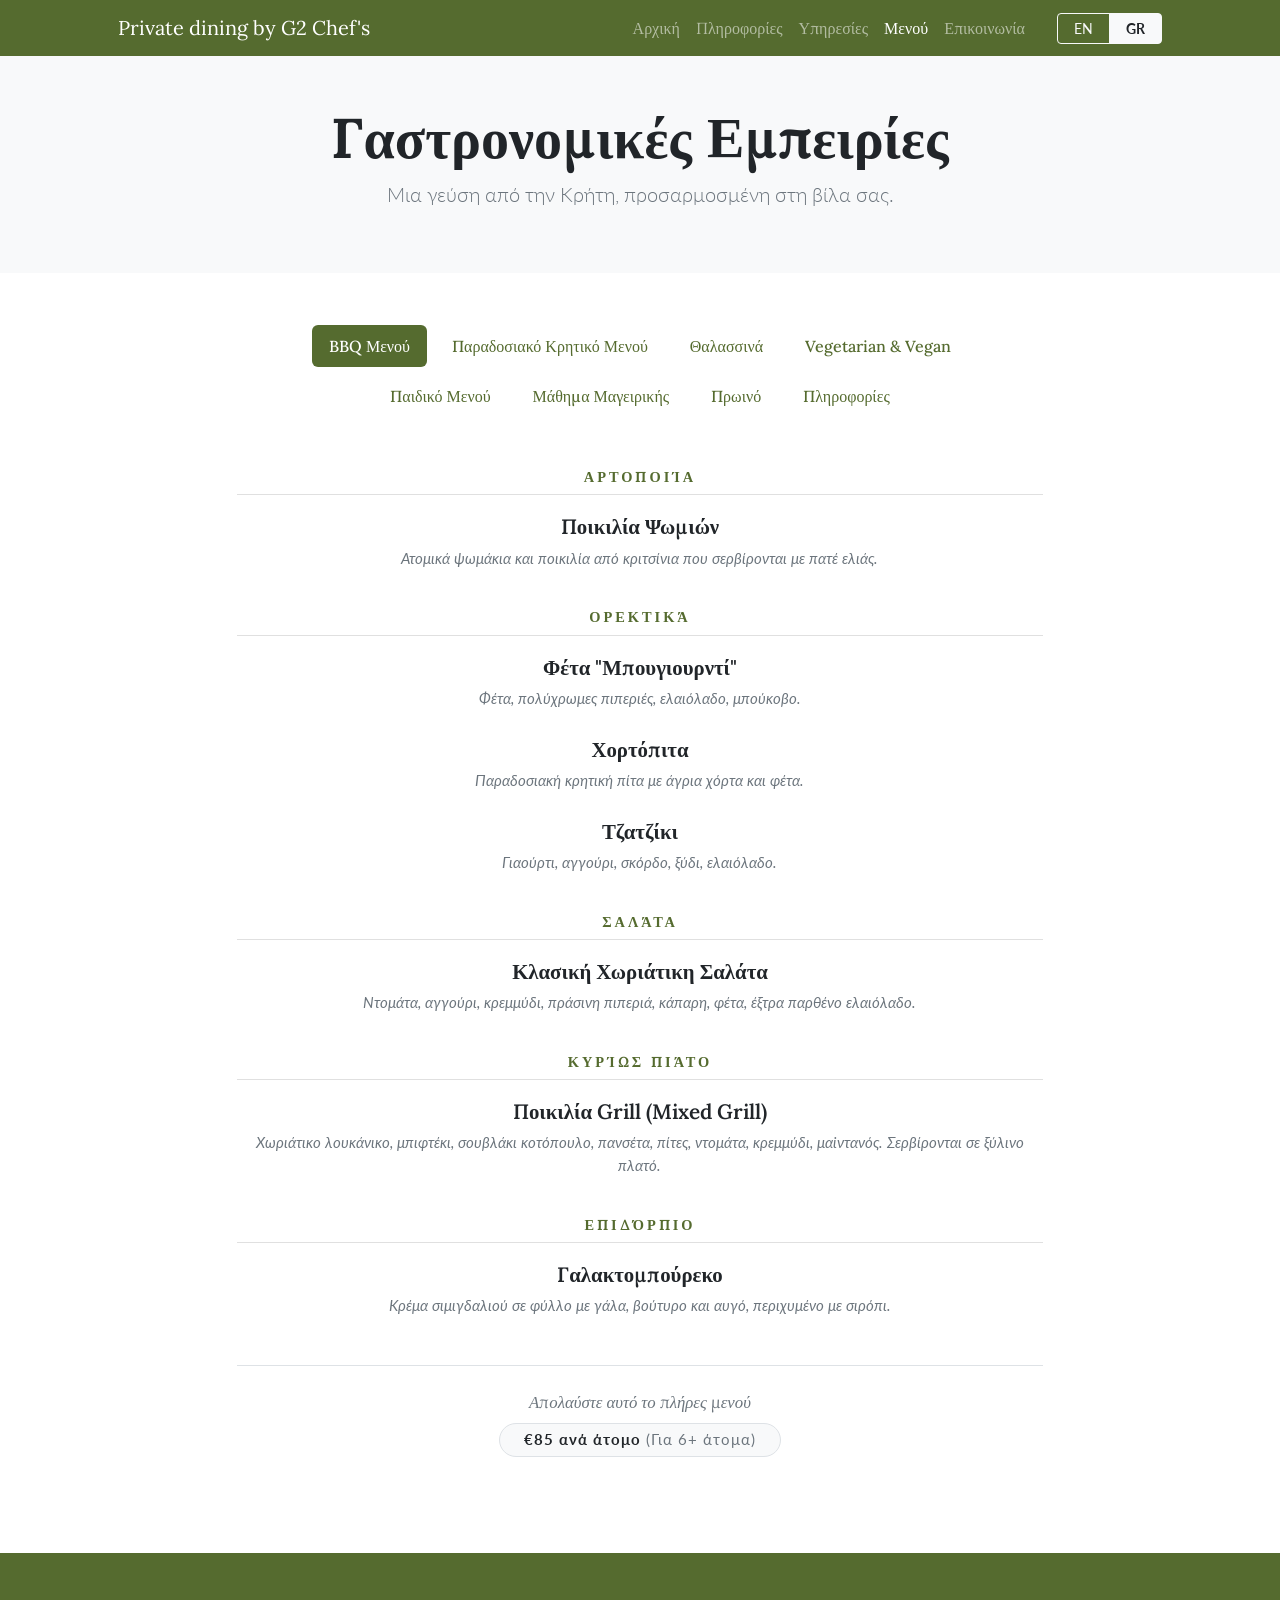
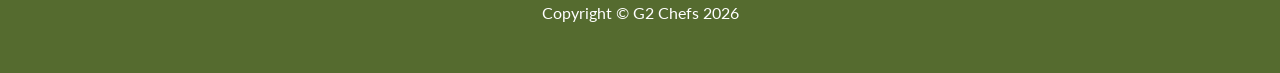
<file: menu-gr.html>
<!DOCTYPE html>
<html lang="en">
    <head>
        <meta charset="utf-8" />
        <meta name="viewport" content="width=device-width, initial-scale=1, shrink-to-fit=no" />
        <title>Τα Μενού Μας | G2 Chef's</title>
        
        <link rel="preconnect" href="https://fonts.googleapis.com">
        <link rel="preconnect" href="https://fonts.gstatic.com" crossorigin>
        <link href="https://fonts.googleapis.com/css2?family=Lato:wght@300;400;700&family=Lora:ital,wght@0,400;0,500;0,600;1,400;1,500&display=swap" rel="stylesheet">
        
        <link href="https://cdn.jsdelivr.net/npm/bootstrap-icons@1.11.3/font/bootstrap-icons.min.css" rel="stylesheet" />
        <link href="css/styles.css" rel="stylesheet" />
        <link href="css/custom.css" rel="stylesheet" />
    </head>
    <body class="d-flex flex-column min-vh-100">
        <nav class="navbar navbar-expand-lg navbar-dark bg-dark sticky-top">
            <div class="container px-3 px-lg-5">
                <a class="navbar-brand text-wrap" style="max-width: 75%;" href="index.html">Private dining by G2 Chef's</a>
                <button class="navbar-toggler" type="button" data-bs-toggle="collapse" data-bs-target="#navbarSupportedContent"><span class="navbar-toggler-icon"></span></button>
                <div class="collapse navbar-collapse" id="navbarSupportedContent">
                    <ul class="navbar-nav ms-auto mb-2 mb-lg-0">
                  <li class="nav-item"><a class="nav-link" href="index-gr.html#home">Αρχική</a></li>
                        <li class="nav-item"><a class="nav-link" href="index-gr.html#about">Πληροφορίες</a></li>
                        <li class="nav-item"><a class="nav-link" href="index-gr.html#services">Υπηρεσίες</a></li>
                        <li class="nav-item"><a class="nav-link active" href="menu-gr.html">Μενού</a></li>
                        <li class="nav-item"><a class="nav-link" href="index-gr.html#contact">Επικοινωνία</a></li>
                    </ul>
                    <div class="d-flex align-items-center ms-lg-4 mt-3 mt-lg-0">
                        <div class="btn-group" role="group">
                            <a href="menu.html" class="btn btn-sm btn-outline-light px-3">EN</a>
                            <a href="menu-gr.html" class="btn btn-sm btn-light fw-bold text-dark px-3">GR</a>
                        </div>
                    </div>
                </div>
            </div>
        </nav>

        <section class="py-5 text-center" style="background-color: #f8f9fa;">
            <div class="container">
                <h1 class="display-4 fw-bold">Γαστρονομικές Εμπειρίες</h1>
                <p class="lead text-muted">Μια γεύση από την Κρήτη, προσαρμοσμένη στη βίλα σας.</p>
            </div>
        </section>

       <section class="py-5">
            <div class="container px-4 col-lg-8 mx-auto">
                
                <ul class="nav nav-pills justify-content-center mb-5" id="menuTabs" role="tablist">
                    <!-- BBQ MENU -->
                    <li class="nav-item" role="presentation">
                        <button class="nav-link active" id="bbq-tab" data-bs-toggle="pill" data-bs-target="#bbq" type="button" role="tab">BBQ Μενού</button>
                    </li>
                    <!-- TRADITIONAL CRETAN MENU -->
                    <li class="nav-item" role="presentation">
                        <button class="nav-link" id="cretan-tab" data-bs-toggle="pill" data-bs-target="#cretan" type="button" role="tab">Παραδοσιακό Κρητικό Μενού</button>
                    </li>
                    <!-- SEAFOOD MENU -->
                    <li class="nav-item" role="presentation">
                        <button class="nav-link" id="seafood-tab" data-bs-toggle="pill" data-bs-target="#seafood" type="button" role="tab">Θαλασσινά</button>
                    </li>
                    <!-- VEGETERIAN/VEGAN -->
                    <li class="nav-item" role="presentation">
                        <button class="nav-link" id="veg-tab" data-bs-toggle="pill" data-bs-target="#vegetarian" type="button" role="tab">Vegetarian & Vegan</button>
                    </li>
                    <!-- KIDS MENU -->
                    <li class="nav-item" role="presentation">
                        <button class="nav-link" id="kids-tab" data-bs-toggle="pill" data-bs-target="#kids" type="button" role="tab">Παιδικό Μενού</button>
                    </li>
                    <!-- COOKING CLASS -->
                    <li class="nav-item" role="presentation">
                        <button class="nav-link" id="cooking-tab" data-bs-toggle="pill" data-bs-target="#cooking" type="button" role="tab">Μάθημα Μαγειρικής</button>
                    </li>
                    <!-- BREAKFAST -->
                    <li class="nav-item" role="presentation">
                        <button class="nav-link" id="breakfast-tab" data-bs-toggle="pill" data-bs-target="#breakfast" type="button" role="tab">Πρωινό</button>
                    </li>
                    <!-- PRICING AND NOTES -->
                    <li class="nav-item" role="presentation">
                        <button class="nav-link" id="notes-tab" data-bs-toggle="pill" data-bs-target="#notes" type="button" role="tab">Πληροφορίες</button>
                    </li>
                </ul>

                <div class="tab-content text-center" id="menuTabsContent">
                    
                    <div class="tab-pane fade show active" id="bbq" role="tabpanel">
                       <h4 class="menu-category-title">Αρτοποιία</h4>
                        <div class="dish-name">Ποικιλία Ψωμιών</div>
                        <div class="dish-description">Ατομικά ψωμάκια και ποικιλία από κριτσίνια που σερβίρονται με πατέ ελιάς.</div>

                        <h4 class="menu-category-title">Ορεκτικά</h4>
                        <div class="dish-name">Φέτα "Μπουγιουρντί"</div>
                        <div class="dish-description">Φέτα, πολύχρωμες πιπεριές, ελαιόλαδο, μπούκοβο.</div>
                        <div class="dish-name">Χορτόπιτα</div>
                        <div class="dish-description">Παραδοσιακή κρητική πίτα με άγρια χόρτα και φέτα.</div>
                        <div class="dish-name">Τζατζίκι</div>
                        <div class="dish-description">Γιαούρτι, αγγούρι, σκόρδο, ξύδι, ελαιόλαδο.</div>

                        <h4 class="menu-category-title">Σαλάτα</h4>
                        <div class="dish-name">Κλασική Χωριάτικη Σαλάτα</div>
                        <div class="dish-description">Ντομάτα, αγγούρι, κρεμμύδι, πράσινη πιπεριά, κάπαρη, φέτα, έξτρα παρθένο ελαιόλαδο.</div>

                        <h4 class="menu-category-title">Κυρίως Πιάτο</h4>
                        <div class="dish-name">Ποικιλία Grill (Mixed Grill)</div>
                        <div class="dish-description">Χωριάτικο λουκάνικο, μπιφτέκι, σουβλάκι κοτόπουλο, πανσέτα, πίτες, ντομάτα, κρεμμύδι, μαϊντανός. Σερβίρονται σε ξύλινο πλατό.</div>

                        <h4 class="menu-category-title">Επιδόρπιο</h4>
                        <div class="dish-name">Γαλακτομπούρεκο</div>
                        <div class="dish-description">Κρέμα σιμιγδαλιού σε φύλλο με γάλα, βούτυρο και αυγό, περιχυμένο με σιρόπι.</div>

                        <div class="mt-5 pt-4 border-top text-center">
                            <p class="text-muted fst-italic mb-2" style="font-family: 'Lora', serif; font-size: 1.05rem;">Απολαύστε αυτό το πλήρες μενού</p>
                            <span class="badge rounded-pill bg-light text-dark border px-4 py-2" style="font-family: 'Lato', sans-serif; font-size: 0.95rem; letter-spacing: 1px;">
                                €85 ανά άτομο <span class="text-muted fw-normal">(Για 6+ άτομα)</span>
                            </span>
                        </div>
                    </div>
                     <!-- TRADITIONAL CRETAN -->
                     <div class="tab-pane fade" id="cretan" role="tabpanel">
                        <h4 class="menu-category-title">Αρτοποιία</h4>
                        <div class="dish-name">Ποικιλία Ψωμιών</div>
                        <div class="dish-description">Ατομικά ψωμάκια και ποικιλία από κριτσίνια που σερβίρονται με πατέ ελιάς.</div>

                        <h4 class="menu-category-title">Ορεκτικά</h4>
                        <div class="dish-name">Ντολμαδάκια με Σάλτσα Γιαουρτιού</div>
                        <div class="dish-description">Χειροποίητα ντολμαδάκια με ρύζι και φρέσκα μυρωδικά.</div>
                        <div class="dish-name">Παραδοσιακό Πλατό Τυριών</div>
                        <div class="dish-description">Γραβιέρα, Ανθότυρος, Ξύγαλο Σητείας (Π.Ο.Π.) και Κεφαλοτύρι με κρητικά βότανα.</div>
                        <div class="dish-name">Σκιουφιχτά με Απάκι & Ανθότυρο</div>
                        <div class="dish-description">Παραδοσιακά κρητικά ζυμαρικά, καπνιστό χοιρινό "απάκι", σάλτσα ντομάτας και ανθότυρο.</div>

                        <h4 class="menu-category-title">Σαλάτα</h4>
                        <div class="dish-name">Κρητική Σαλάτα</div>
                        <div class="dish-description">Ντομάτα, αγγούρι, κρεμμύδι, πολύχρωμες πιπεριές, αβοκάντο, παξιμάδι, κρίταμο, αυγά, πατάτες, ρίγανη, φρέσκος βασιλικός και Πηχτόγαλο.</div>

                        <h4 class="menu-category-title">Κυρίως Πιάτο</h4>
                        <div class="dish-name">Αρνί "Οφτό" με Πατάτες Φούρνου</div>
                        <div class="dish-description">Σιγομαγειρεμένο αρνίσιο μπούτι που σερβίρεται με παραδοσιακές πατάτες.</div>

                        <h4 class="menu-category-title">Επιδόρπιο</h4>
                        <div class="dish-name">Ξεροτήγανα με Παγωτό Καϊμάκι</div>
                        <div class="dish-description">Τραγανά μελωμένα ξεροτήγανα με καρύδια και σουσάμι, συνοδευόμενα από παγωτό καϊμάκι.</div>

                        <div class="mt-5 pt-4 border-top text-center">
                            <p class="text-muted fst-italic mb-2" style="font-family: 'Lora', serif; font-size: 1.05rem;">Απολαύστε αυτό το πλήρες μενού</p>
                            <span class="badge rounded-pill bg-light text-dark border px-4 py-2" style="font-family: 'Lato', sans-serif; font-size: 0.95rem; letter-spacing: 1px;">
                                €85 ανά άτομο <span class="text-muted fw-normal">(Για 6+ άτομα)</span>
                            </span>
                        </div>
                    </div>
                    
                    <!-- SEAFOOD -->
                     <div class="tab-pane fade" id="seafood" role="tabpanel">
                        
                        <h4 class="menu-category-title">Αρτοποιία</h4>
                        <div class="dish-name">Ποικιλία Ψωμιών</div>
                        <div class="dish-description">Ατομικά ψωμάκια και ποικιλία από κριτσίνια που σερβίρονται με πατέ ελιάς.</div>

                        <h4 class="menu-category-title">Ορεκτικά</h4>
                        <div class="dish-name">Μους Ταραμά</div>
                        <div class="dish-description">Παραδοσιακή μους ταραμά σε δύο χρώματα (λευκό & κόκκινο).</div>
                        <div class="dish-name">Γαρίδες Σαγανάκι</div>
                        <div class="dish-description">Σοταρισμένες γαρίδες με πιπεριές, κρεμμύδι, σκόρδο, ούζο, σάλτσα ντομάτας, φέτα και φρέσκο μαϊντανό.</div>
                        <div class="dish-name">Σαρδέλες "Παντρεμένες"</div>
                        <div class="dish-description">Ψητές σαρδέλες με ντομάτα, σκόρδο, λεμόνι και έξτρα παρθένο ελαιόλαδο.</div>

                        <h4 class="menu-category-title">Σαλάτα</h4>
                        <div class="dish-name">Χταποδοσαλάτα με Πατάτα</div>
                        <div class="dish-description">Βραστή πατάτα, κρεμμύδι, πράσινη πιπεριά και τρυφερό χταπόδι με dressing εσπεριδοειδών και μουστάρδα.</div>

                        <h4 class="menu-category-title">Κυρίως Πιάτο</h4>
                        <p class="text-muted fst-italic mb-4" style="font-size: 0.9rem;">(Παρακαλώ επιλέξτε ένα από τα παρακάτω)</p>
                        
                        <div class="dish-name">Φιλέτο Τσιπούρας</div>
                        <div class="dish-description">Σοταρισμένο στο τηγάνι, σερβίρεται με άγρια χόρτα και dressing λεμονιού-μουστάρδας.</div>
                        <div class="dish-name">Φιλέτο Λαβράκι</div>
                        <div class="dish-description">Σοταρισμένο στο τηγάνι, σερβίρεται με βραστά καρότα, κολοκυθάκια και σάλτσα λαδολέμονο.</div>
                        <div class="dish-name">Αστακομακαρονάδα <span style="font-size: 0.9rem;" class="text-muted fw-normal fst-italic">(Για δύο άτομα)</span></div>
                        <div class="dish-description">Φρέσκος αστακός με κρεμμύδι, λευκό κρασί και πλούσια σάλτσα ντομάτας.</div>

                        <h4 class="menu-category-title">Επιδόρπιο</h4>
                        <div class="dish-name">Πορτοκαλόπιτα με Παγωτό Καϊμάκι</div>
                        <div class="dish-description">Παραδοσιακή πορτοκαλόπιτα που σερβίρεται με παγωτό καϊμάκι.</div>

                        <div class="mt-5 pt-4 border-top text-center">
                            <p class="text-muted fst-italic mb-2" style="font-family: 'Lora', serif; font-size: 1.05rem;">Απολαύστε αυτό το πλήρες μενού</p>
                            <span class="badge rounded-pill bg-light text-dark border px-4 py-2" style="font-family: 'Lato', sans-serif; font-size: 0.95rem; letter-spacing: 1px;">
                                €90 ανά άτομο <span class="text-muted fw-normal">(Για 6+ άτομα)</span>
                            </span>
                        </div>
                        
                    </div>
                    <!-- VEGETERIAN -->
                    <div class="tab-pane fade" id="vegetarian" role="tabpanel">
                       <h4 class="menu-category-title">Αρτοποιία</h4>
                        <div class="dish-name">Ποικιλία Ψωμιών</div>
                        <div class="dish-description">Ατομικά ψωμάκια και ποικιλία από κριτσίνια που σερβίρονται με πατέ ελιάς.</div>

                        <h4 class="menu-category-title">Ορεκτικά</h4>
                        <div class="dish-name">Φάβα Σαντορίνης</div>
                        <div class="dish-description">Πουρές από λαθούρι με καραμελωμένα κρεμμύδια.</div>
                        <div class="dish-name">Ντολμαδάκια</div>
                        <div class="dish-description">Γεμιστά αμπελόφυλλα με ρύζι και φρέσκα μυρωδικά.</div>
                        <div class="dish-name">Μαραθόπιτα</div>
                        <div class="dish-description">Παραδοσιακή κρητική πίτα με μάραθο, ψημένη σε ελαιόλαδο.</div>

                        <h4 class="menu-category-title">Σαλάτα</h4>
                        <div class="dish-name">Παντζαροσαλάτα</div>
                        <div class="dish-description">Βραστά παντζάρια, καρύδια και ταχίνι.</div>

                        <h4 class="menu-category-title">Κυρίως Πιάτο</h4>
                        <p class="text-muted fst-italic mb-4" style="font-size: 0.9rem;">(Παρακαλώ επιλέξτε ένα από τα παρακάτω)</p>
                        
                        <div class="dish-name">Γεμιστά</div>
                        <div class="dish-description">Ντομάτες και πιπεριές γεμιστές με ρύζι, σάλτσα ντομάτας, δυόσμο και βασιλικό.</div>
                        <div class="dish-name">Μπριάμ</div>
                        <div class="dish-description">Ψητά κολοκυθάκια, πατάτες, μελιτζάνες, κρεμμύδι, σκόρδο και σάλτσα ντομάτας.</div>

                        <h4 class="menu-category-title">Επιδόρπιο</h4>
                        <div class="dish-name">Χαλβάς Σιμιγδαλένιος</div>
                        <div class="dish-description">Παραδοσιακός χαλβάς με ηλιέλαιο, σιμιγδάλι, ζάχαρη και κρητικές σταφίδες.</div>

                        <div class="mt-5 pt-4 border-top text-center">
                            <p class="text-muted fst-italic mb-2" style="font-family: 'Lora', serif; font-size: 1.05rem;">Απολαύστε αυτό το πλήρες μενού</p>
                            <span class="badge rounded-pill bg-light text-dark border px-4 py-2" style="font-family: 'Lato', sans-serif; font-size: 0.95rem; letter-spacing: 1px;">
                                €80 ανά άτομο <span class="text-muted fw-normal">(Για 6+ άτομα)</span>
                            </span>
                        </div>
                    </div>
                    <!-- KIDS -->
                    <div class="tab-pane fade" id="kids" role="tabpanel">
                        <h4 class="menu-category-title">Για τους Μικρούς μας Φίλους</h4>
                        
                        <div class="dish-name">Ζυμαρικά με Σάλτσα Ντομάτας</div>
                        <div class="dish-description">Λιγκουίνι ή πένες με απαλή σάλτσα ντομάτας και τριμμένη κρητική γραβιέρα.</div>
                        
                        <div class="dish-name">Κοτομπουκιές</div>
                        <div class="dish-description">Φιλετάκια κοτόπουλου παναρισμένα και τηγανισμένα σε αγνό ελαιόλαδο.</div>
                        
                        <div class="dish-name">Beef Burger</div>
                        <div class="dish-description">Ψωμάκι brioche, τυρί cheddar, ελαφριά μαγιονέζα, φρέσκια ντομάτα και μαρούλι.</div>
                        
                        <div class="dish-name">Παιδική Χωριάτικη</div>
                        <div class="dish-description">Ντομάτα, αγγούρι, φέτα και ελαιόλαδο (χωρίς κρεμμύδι).</div>
                        
                        <div class="dish-name">Φρουτοσαλάτα</div>
                        <div class="dish-description">Μπολ με φρέσκα φρούτα εποχής.</div>

                        <div class="mt-5 pt-4 border-top text-center">
                            <span class="badge rounded-pill bg-light text-dark border px-4 py-2" style="font-family: 'Lato', sans-serif; font-size: 0.95rem; letter-spacing: 1px;">
                                €48 ανά παιδί
                            </span>
                        </div>
                    </div>
                    <!-- COOKING CLASS -->
                    <div class="tab-pane fade" id="cooking" role="tabpanel">
                        <h4 class="menu-category-title">Ορεκτικά</h4>
                        <div class="dish-name">Τζατζίκι</div>
                        <div class="dish-description">Παραδοσιακό ντιπ γιαουρτιού με αγγούρι και σκόρδο.</div>
                        
                        <div class="dish-name">Κρητικός Ντάκος</div>
                        <div class="dish-description">Κρίθινο παξιμάδι, τριμμένη ντομάτα, φέτα, έξτρα παρθένο ελαιόλαδο και βότανα.</div>
                        
                        <div class="dish-name">Κολοκυθοκεφτέδες</div>
                        <div class="dish-description">Κολοκύθι, φρέσκο & ξερό κρεμμύδι, δυόσμος, άνηθος, μαϊντανός, φέτα και ελαιόλαδο.</div>

                        <h4 class="menu-category-title">Σαλάτα</h4>
                        <div class="dish-name">Πράσινη Σαλάτα "Dilira"</div>
                        <div class="dish-description">Λόλα κόκκινη & πράσινη, baby σπανάκι, μήλο Granny Smith, λιαστή ντομάτα, κρητική σταφίδα, γραβιέρα και dressing μέλι-μουστάρδα.</div>

                        <h4 class="menu-category-title">Κυρίως Πιάτο</h4>
                        <div class="dish-name">Χοιρινή Τηγανιά</div>
                        <div class="dish-description">Σοταρισμένο χοιρινό με πολύχρωμες πιπεριές, κρεμμύδι, σκόρδο και λευκό κρασί. Σερβίρεται με φρέσκες τηγανητές πατάτες.</div>

                        <h4 class="menu-category-title">Επιδόρπιο</h4>
                        <div class="dish-name">Λουκουμάδες</div>
                        <div class="dish-description">Ζεστοί, χρυσαφένιοι λουκουμάδες με θυμαρίσιο μέλι, κανέλα και σουσάμι.</div>

                        <div class="mt-5 pt-4 border-top text-center">
                            <p class="text-muted fst-italic mb-2" style="font-family: 'Lora', serif; font-size: 1.05rem;">Απολαύστε αυτή την εμπειρία</p>
                            <span class="badge rounded-pill bg-light text-dark border px-4 py-2" style="font-family: 'Lato', sans-serif; font-size: 0.95rem; letter-spacing: 1px;">
                                €80 ανά άτομο <span class="text-muted fw-normal">(Για 6+ άτομα)</span>
                            </span>
                        </div>
                    </div>
                    <!-- BREAKFAST -->
                    <div class="tab-pane fade" id="breakfast" role="tabpanel">
                        <h4 class="menu-category-title text-center">Πρωινή Επιλογή</h4>
                        <div class="text-center mb-5">
                            <ul class="list-unstyled elegant-list" style="font-family: 'Lora', serif; font-size: 1.15rem; color: #212529; line-height: 2.5;">
                                <li>Φρέσκος Χυμός Πορτοκάλι</li>
                                <li>Γάλα, Τσάι & Καφές Φίλτρου</li>
                                <li>Ποικιλία Τυριών & Αλλαντικών</li>
                                <li>Φρέσκο Ψωμί & Τοστ</li>
                                <li>Φρέσκο Βούτυρο & Θυμαρίσιο Μέλι</li>
                                <li>Σπιτική Μαρμελάδα</li>
                                <li>Παραδοσιακό Γιαούρτι</li>
                                <li>Ρυζόγαλο</li>
                                <li>Τυροπιτάκια & Σπανακοπιτάκια</li>
                            </ul>
                        </div>

                        <h4 class="menu-category-title text-center mt-5">Πρωινές Δημιουργίες του Σεφ</h4>
                        <p class="text-muted fst-italic mb-4 text-center" style="font-size: 0.9rem;">(Παρακαλώ επιλέξτε ένα ζεστό πιάτο ανά άτομο)</p>

                        <div class="text-center">
                            <div class="dish-name">Κρητική Ομελέτα</div>
                            <div class="dish-description">Φρέσκα αυγά με μανιτάρια, καπνιστό απάκι και ψητή γραβιέρα.</div>

                            <div class="dish-name">Αυγά Καγιανά (Στραπατσάδα)</div>
                            <div class="dish-description">Φρέσκα αυγά με ντομάτα και κρέμα φέτας.</div>

                            <div class="dish-name">Σάντουιτς με Αβοκάντο & Αυγό</div>
                            <div class="dish-description">Χειροποίητο ψωμάκι με αβοκάντο, βραστό αυγό, baby σπανάκι, αγγούρι και ντομάτα.</div>

                            <div class="dish-name">Γλυκές Τηγανίτες (Pancakes)</div>
                            <div class="dish-description">Ζεστές τηγανίτες με επιλογή από μέλι ή Nutella, μπανάνα και φράουλες.</div>
                        </div>

                        <div class="mt-5 pt-4 border-top text-center">
                            <p class="text-muted fst-italic mb-2" style="font-family: 'Lora', serif; font-size: 1.05rem;">Απολαύστε αυτό το πλήρες πρωινό</p>
                            <span class="badge rounded-pill bg-light text-dark border px-4 py-2" style="font-family: 'Lato', sans-serif; font-size: 0.95rem; letter-spacing: 1px;">
                                €50 ανά άτομο <span class="text-muted fw-normal">(Για 6+ άτομα)</span>
                            </span>
                        </div> 
                    </div>
                    <!-- PRICING & NOTES -->
                <div class="tab-pane fade text-start" id="notes" role="tabpanel">
                        <h4 class="menu-category-title text-center">Τιμοκατάλογος Μενού</h4>
                        <ul class="list-unstyled text-center" style="font-family: 'Lora', serif; font-size: 1.15rem;">
                            <li class="mb-2"><strong>BBQ Μενού:</strong> €85 ανά άτομο</li>
                            <li class="mb-2"><strong>Κρητικό Μενού:</strong> €85 ανά άτομο</li>
                            <li class="mb-2"><strong>Μενού Θαλασσινών:</strong> €90 ανά άτομο</li>
                            <li class="mb-2"><strong>Vegetarian & Vegan:</strong> €80 ανά άτομο</li>
                            <li class="mb-2"><strong>Παιδικό Μενού:</strong> €48 ανά παιδί</li>
                            <li class="mb-2"><strong>Cooking Class:</strong> €80 ανά άτομο</li>
                            <li class="mb-2"><strong>Πρωινό:</strong> €50 ανά άτομο</li>
                        </ul>
                        <p class="text-muted text-center mt-3" style="font-size: 0.95rem; font-family: 'Lato', sans-serif;">
                            *Όλα τα μενού απαιτούν ελάχιστη συμμετοχή 6 ατόμων. Για μικρότερες ομάδες, η τιμή ενδέχεται να αλλάξει. Οι τιμές περιλαμβάνουν την αγορά των υλικών, την προετοιμασία, το σερβίρισμα και τον καθαρισμό της κουζίνας.
                        </p>
                        
                        <h4 class="menu-category-title text-center">Πολιτική & Πληροφορίες</h4>
                        <ul class="list-unstyled" style="font-family: 'Lato', sans-serif; line-height: 1.8;">
                            <li><i class="bi bi-check2-circle text-success me-2"></i><strong>Ψωμί:</strong> Σερβίρεται σε ατομικές μερίδες (λευκό, ολικής ή μπύρας).</li>
                            <li><i class="bi bi-check2-circle text-success me-2"></i><strong>Στυλ Σερβιρίσματος:</strong> Τα ορεκτικά σερβίρονται ανά δύο άτομα για μια κοινή γευστική εμπειρία. Τα κυρίως πιάτα είναι ατομικά, ενώ οι σαλάτες υπολογίζονται για τέσσερα άτομα.</li>
                            <li><i class="bi bi-check2-circle text-success me-2"></i><strong>Ποιότητα Υλικών:</strong> Χρησιμοποιούμε αποκλειστικά φρέσκα λαχανικά, κρέατα άριστης ποιότητας, κρητικά τυριά Π.Ο.Π. και έξτρα παρθένο ελαιόλαδο.</li>
                            <li><i class="bi bi-check2-circle text-success me-2"></i><strong>Πολιτική Ψαριών:</strong> Τα ψάρια σερβίρονται σε φιλέτο. Συναγρίδα ή Σφυρίδα (2-3kg) είναι διαθέσιμα κατόπιν συνεννόησης βάσει διαθεσιμότητας αγοράς.</li>
                            <li><i class="bi bi-check2-circle text-success me-2"></i><strong>Τιμές:</strong> Οι τιμές ενδέχεται να αλλάξουν βάσει εποχικότητας και διαθεσιμότητας υλικών.</li>
                        </ul>
                    </div>
                </div>
            </div>
        </section>

        <footer class="py-5 mt-5" style="background-color: #556b2f;">
            <div class="container px-5"><p class="m-0 text-center text-white">Copyright &copy; G2 Chefs 2026</p></div>
        </footer>

        <script src="https://cdn.jsdelivr.net/npm/bootstrap@5.2.3/dist/js/bootstrap.bundle.min.js"></script>
    </body>
</html>
</file>
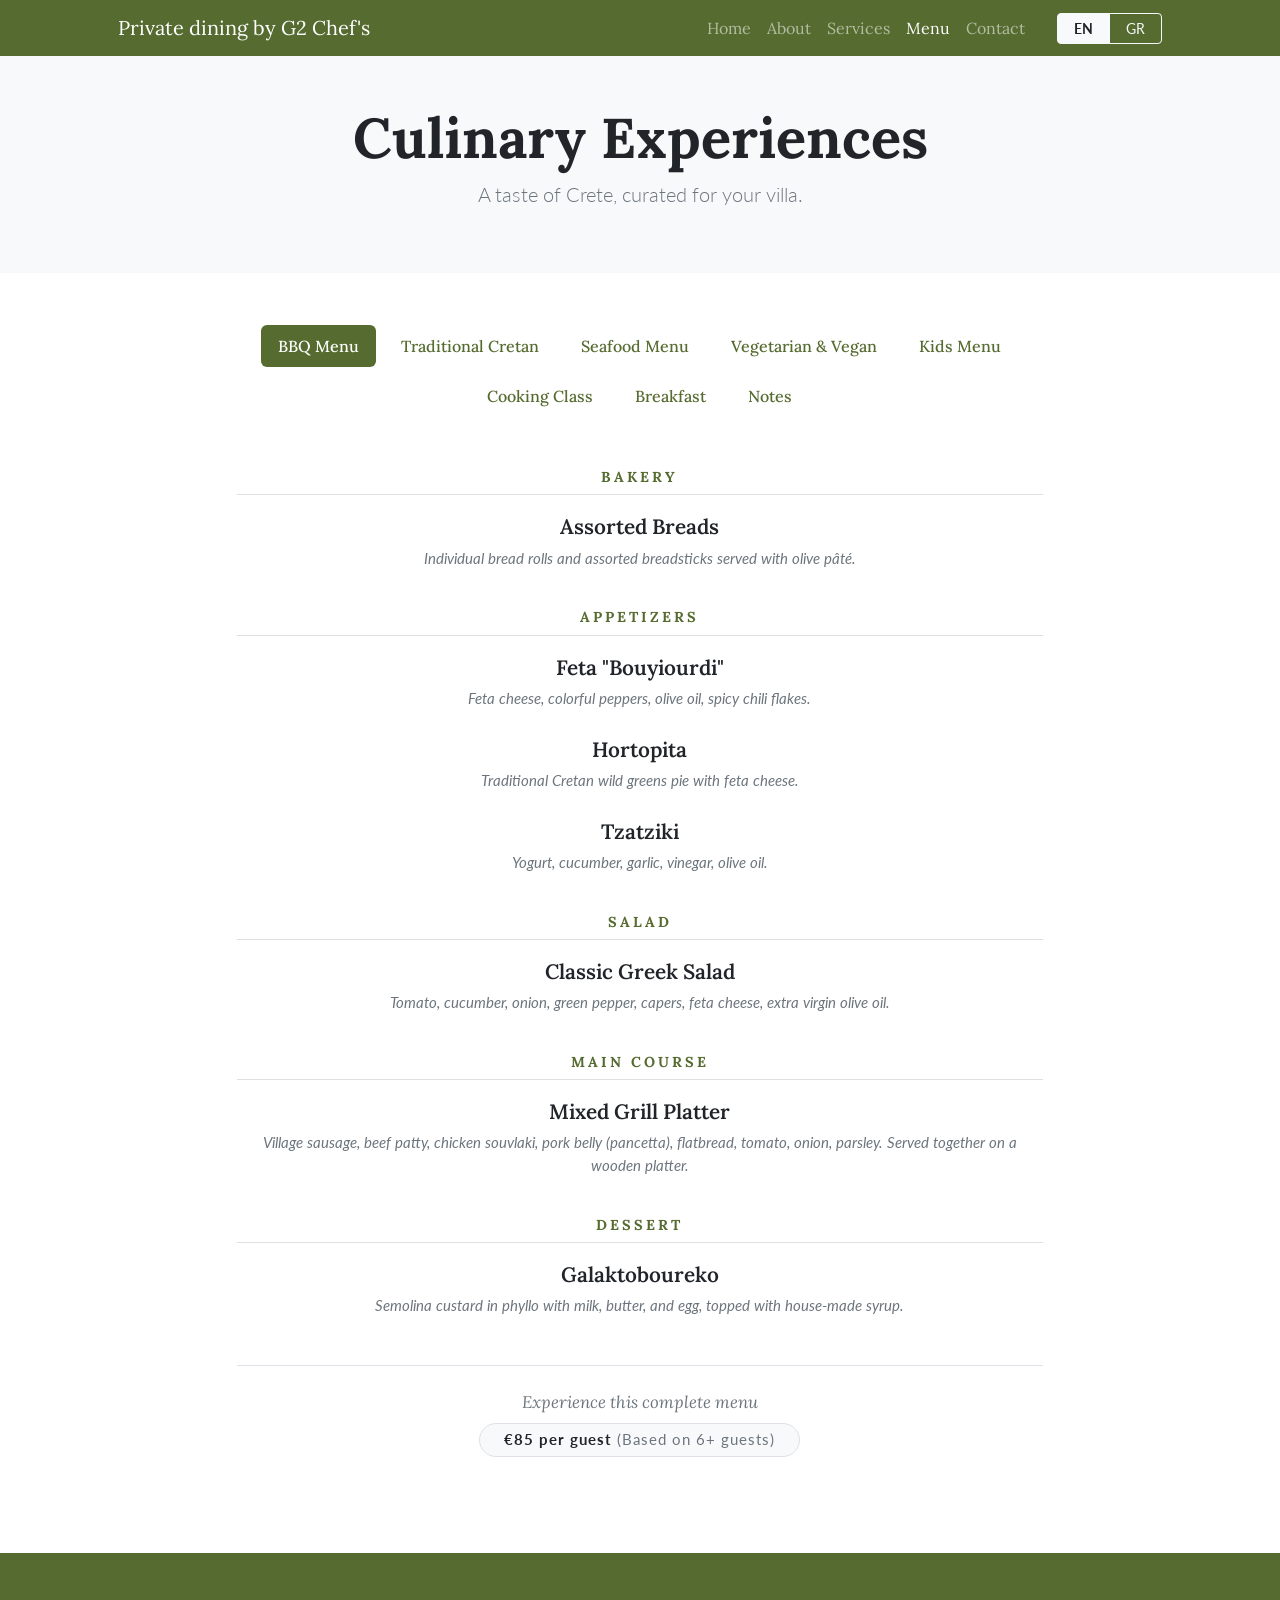
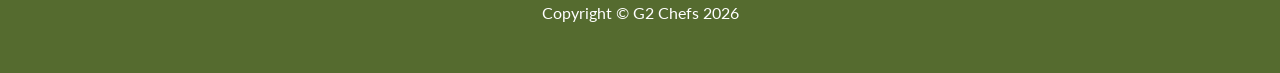
<file: menu.html>
<!DOCTYPE html>
<html lang="en">
    <head>
        <meta charset="utf-8" />
        <meta name="viewport" content="width=device-width, initial-scale=1, shrink-to-fit=no" />
        <title>Our Menus | G2 Chefs</title>
        
        <link rel="preconnect" href="https://fonts.googleapis.com">
        <link rel="preconnect" href="https://fonts.gstatic.com" crossorigin>
        <link href="https://fonts.googleapis.com/css2?family=Lato:wght@300;400;700&family=Lora:ital,wght@0,400;0,500;0,600;1,400;1,500&display=swap" rel="stylesheet">
        
        <link href="https://cdn.jsdelivr.net/npm/bootstrap-icons@1.11.3/font/bootstrap-icons.min.css" rel="stylesheet" />
        <link href="css/styles.css" rel="stylesheet" />
        <link href="css/custom.css" rel="stylesheet" />
    </head>
    <body class="d-flex flex-column min-vh-100">
        <nav class="navbar navbar-expand-lg navbar-dark bg-dark sticky-top">
            <div class="container px-3 px-lg-5">
                <a class="navbar-brand text-wrap" style="max-width: 75%;" href="index.html">Private dining by G2 Chef's</a>
                <button class="navbar-toggler" type="button" data-bs-toggle="collapse" data-bs-target="#navbarSupportedContent"><span class="navbar-toggler-icon"></span></button>
                <div class="collapse navbar-collapse" id="navbarSupportedContent">
                    <ul class="navbar-nav ms-auto mb-2 mb-lg-0">
                        <li class="nav-item"><a class="nav-link" href="index.html#home">Home</a></li>
                        <li class="nav-item"><a class="nav-link" href="index.html#about">About</a></li>
                        <li class="nav-item"><a class="nav-link" href="index.html#services">Services</a></li>
                        <li class="nav-item"><a class="nav-link active" href="menu.html">Menu</a></li>
                        <li class="nav-item"><a class="nav-link" href="index.html#contact">Contact</a></li>
                    </ul>
                    <div class="d-flex align-items-center ms-lg-4 mt-3 mt-lg-0">
                        <div class="btn-group" role="group">
                            <a href="menu.html" class="btn btn-sm btn-light fw-bold text-dark px-3">EN</a>
                            <a href="menu-gr.html" class="btn btn-sm btn-outline-light px-3">GR</a>
                        </div>
                    </div>
                </div>
            </div>
        </nav>

        <section class="py-5 text-center" style="background-color: #f8f9fa;">
            <div class="container">
                <h1 class="display-4 fw-bold">Culinary Experiences</h1>
                <p class="lead text-muted">A taste of Crete, curated for your villa.</p>
            </div>
        </section>

        <section class="py-5">
            <div class="container px-4 col-lg-8 mx-auto">
                
                <ul class="nav nav-pills justify-content-center mb-5" id="menuTabs" role="tablist">
                    <!-- BBQ MENU -->
                    <li class="nav-item" role="presentation">
                        <button class="nav-link active" id="bbq-tab" data-bs-toggle="pill" data-bs-target="#bbq" type="button" role="tab">BBQ Menu</button>
                    </li>
                    <!-- TRADITIONAL CRETAN MENU -->
                    <li class="nav-item" role="presentation">
                        <button class="nav-link" id="cretan-tab" data-bs-toggle="pill" data-bs-target="#cretan" type="button" role="tab">Traditional Cretan</button>
                    </li>
                    <!-- SEAFOOD MENU -->
                    <li class="nav-item" role="presentation">
                        <button class="nav-link" id="seafood-tab" data-bs-toggle="pill" data-bs-target="#seafood" type="button" role="tab">Seafood Menu</button>
                    </li>
                    <!-- VEGETERIAN/VEGAN -->
                    <li class="nav-item" role="presentation">
                        <button class="nav-link" id="veg-tab" data-bs-toggle="pill" data-bs-target="#vegetarian" type="button" role="tab">Vegetarian & Vegan</button>
                    </li>
                    <!-- KIDS MENU -->
                    <li class="nav-item" role="presentation">
                        <button class="nav-link" id="kids-tab" data-bs-toggle="pill" data-bs-target="#kids" type="button" role="tab">Kids Menu</button>
                    </li>
                    <!-- COOKING CLASS -->
                    <li class="nav-item" role="presentation">
                        <button class="nav-link" id="cooking-tab" data-bs-toggle="pill" data-bs-target="#cooking" type="button" role="tab">Cooking Class</button>
                    </li>
                    <!-- BREAKFAST -->
                    <li class="nav-item" role="presentation">
                        <button class="nav-link" id="breakfast-tab" data-bs-toggle="pill" data-bs-target="#breakfast" type="button" role="tab">Breakfast</button>
                    </li>
                    <!-- PRICING AND NOTES -->
                    <li class="nav-item" role="presentation">
                        <button class="nav-link" id="notes-tab" data-bs-toggle="pill" data-bs-target="#notes" type="button" role="tab">Notes</button>
                    </li>
                </ul>

                <div class="tab-content text-center" id="menuTabsContent">
                    
                    <div class="tab-pane fade show active" id="bbq" role="tabpanel">
                        <h4 class="menu-category-title">Bakery</h4>
                        <div class="dish-name">Assorted Breads</div>
                        <div class="dish-description">Individual bread rolls and assorted breadsticks served with olive pâté.</div>

                        <h4 class="menu-category-title">Appetizers</h4>
                        <div class="dish-name">Feta "Bouyiourdi"</div>
                        <div class="dish-description">Feta cheese, colorful peppers, olive oil, spicy chili flakes.</div>
                        <div class="dish-name">Hortopita</div>
                        <div class="dish-description">Traditional Cretan wild greens pie with feta cheese.</div>
                        <div class="dish-name">Tzatziki</div>
                        <div class="dish-description">Yogurt, cucumber, garlic, vinegar, olive oil.</div>

                        <h4 class="menu-category-title">Salad</h4>
                        <div class="dish-name">Classic Greek Salad</div>
                        <div class="dish-description">Tomato, cucumber, onion, green pepper, capers, feta cheese, extra virgin olive oil.</div>

                        <h4 class="menu-category-title">Main Course</h4>
                        <div class="dish-name">Mixed Grill Platter</div>
                        <div class="dish-description">Village sausage, beef patty, chicken souvlaki, pork belly (pancetta), flatbread, tomato, onion, parsley. Served together on a wooden platter.</div>

                        <h4 class="menu-category-title">Dessert</h4>
                        <div class="dish-name">Galaktoboureko</div>
                        <div class="dish-description">Semolina custard in phyllo with milk, butter, and egg, topped with house-made syrup.</div>

                        <div class="mt-5 pt-4 border-top text-center">
                            <p class="text-muted fst-italic mb-2" style="font-family: 'Lora', serif; font-size: 1.05rem;">Experience this complete menu</p>
                            <span class="badge rounded-pill bg-light text-dark border px-4 py-2" style="font-family: 'Lato', sans-serif; font-size: 0.95rem; letter-spacing: 1px;">
                                €85 per guest <span class="text-muted fw-normal">(Based on 6+ guests)</span>
                            </span>
                        </div>
                    </div>
                     <!-- TRADITIONAL CRETAN -->
                    <div class="tab-pane fade" id="cretan" role="tabpanel">
                        <h4 class="menu-category-title">Bakery</h4>
                        <div class="dish-name">Assorted Breads</div>
                        <div class="dish-description">Individual bread rolls and assorted breadsticks served with olive pâté.</div>

                        <h4 class="menu-category-title">Appetizers</h4>
                        <div class="dish-name">Dolmadakia with Yogurt Sauce</div>
                        <div class="dish-description">Hand-rolled stuffed grape leaves with rice and fresh herbs.</div>
                        <div class="dish-name">Traditional Cheese Platter</div>
                        <div class="dish-description">Graviera, Anthotyros, Xygalo Siteias (all P.D.O.), and Kefalotyri with Cretan herbs.</div>
                        <div class="dish-name">Skiouficta with Apaki & Anthotyros</div>
                        <div class="dish-description">Traditional handmade Cretan pasta, smoked pork "apaki," tomato sauce, and anthotyros cheese.</div>

                        <h4 class="menu-category-title">Salad</h4>
                        <div class="dish-name">Cretan Salad</div>
                        <div class="dish-description">Tomato, cucumber, onion, colorful peppers, avocado, barley rusk, sea fennel (kritamo), eggs, potatoes, oregano, fresh basil, and Pichtogalo cheese.</div>

                        <h4 class="menu-category-title">Main Course</h4>
                        <div class="dish-name">"Ofto" Lamb with Oven Potatoes</div>
                        <div class="dish-description">Slow-roasted lamb shoulder served with traditional potatoes.</div>

                        <h4 class="menu-category-title">Dessert</h4>
                        <div class="dish-name">Xerotigana with Kaimaki Ice Cream</div>
                        <div class="dish-description">Crispy honey-dipped pastry spirals sprinkled with walnuts and sesame, served with chilled Kaimaki ice cream.</div>
                        
                        <div class="mt-5 pt-4 border-top text-center">
                            <p class="text-muted fst-italic mb-2" style="font-family: 'Lora', serif; font-size: 1.05rem;">Experience this complete menu</p>
                            <span class="badge rounded-pill bg-light text-dark border px-4 py-2" style="font-family: 'Lato', sans-serif; font-size: 0.95rem; letter-spacing: 1px;">
                                €85 per guest <span class="text-muted fw-normal">(Based on 6+ guests)</span>
                            </span>
                        </div>
                    </div>
                    <!-- SEAFOOD -->
                     <div class="tab-pane fade" id="seafood" role="tabpanel">
                        
                        <h4 class="menu-category-title">Bakery</h4>
                        <div class="dish-name">Assorted Breads</div>
                        <div class="dish-description">Individual bread rolls and assorted breadsticks served with olive pâté.</div>

                        <h4 class="menu-category-title">Appetizers</h4>
                        <div class="dish-name">Taramas Mousse</div>
                        <div class="dish-description">Traditional fish roe dip presented in two colors (white & red).</div>
                        <div class="dish-name">Shrimp Saganaki</div>
                        <div class="dish-description">Sautéed shrimp with peppers, onion, garlic, ouzo, tomato sauce, feta cheese, and fresh parsley.</div>
                        <div class="dish-name">"Married" Sardines</div>
                        <div class="dish-description">Grilled sardines dressed with tomato, garlic, lemon, and extra virgin olive oil.</div>

                        <h4 class="menu-category-title">Salad</h4>
                        <div class="dish-name">Octopus & Potato Salad</div>
                        <div class="dish-description">Boiled potato, onion, green pepper, and tender octopus with a citrus orange juice and mustard dressing.</div>

                        <h4 class="menu-category-title">Main Course</h4>
                        <p class="text-muted fst-italic mb-4" style="font-size: 0.9rem;">(Please select one of the following)</p>
                        
                        <div class="dish-name">Sea Bream Fillet</div>
                        <div class="dish-description">Pan-seared and served with wild boiled greens and a lemon-mustard-Dijon dressing.</div>
                        <div class="dish-name">Sea Bass Fillet</div>
                        <div class="dish-description">Pan-seared and served with boiled carrots, zucchini, and a classic lemon-oil sauce.</div>
                        <div class="dish-name">Lobster Pasta <span style="font-size: 0.9rem;" class="text-muted fw-normal fst-italic">(For two people)</span></div>
                        <div class="dish-description">Fresh lobster tossed with onion, white wine, and a rich tomato sauce.</div>

                        <h4 class="menu-category-title">Dessert</h4>
                        <div class="dish-name">Portokalopita (Orange Pie)</div>
                        <div class="dish-description">Traditional Greek orange pie served with chilled Kaimaki ice cream.</div>

                        <div class="mt-5 pt-4 border-top text-center">
                            <p class="text-muted fst-italic mb-2" style="font-family: 'Lora', serif; font-size: 1.05rem;">Experience this complete menu</p>
                            <span class="badge rounded-pill bg-light text-dark border px-4 py-2" style="font-family: 'Lato', sans-serif; font-size: 0.95rem; letter-spacing: 1px;">
                                €90 per guest <span class="text-muted fw-normal">(Based on 6+ guests)</span>
                            </span>
                        </div>
                        
                    </div>
                    <!-- VEGETERIAN -->
                    <div class="tab-pane fade" id="vegetarian" role="tabpanel">
                        <h4 class="menu-category-title">Bakery</h4>
                        <div class="dish-name">Assorted Breads</div>
                        <div class="dish-description">Individual bread rolls and assorted breadsticks served with olive pâté.</div>

                        <h4 class="menu-category-title">Appetizers</h4>
                        <div class="dish-name">Santorini Fava</div>
                        <div class="dish-description">Split pea purée with slow-cooked caramelized onions and a touch of sugar.</div>
                        <div class="dish-name">Dolmadakia</div>
                        <div class="dish-description">Stuffed grape leaves with rice and fresh herbs.</div>
                        <div class="dish-name">Marathopita</div>
                        <div class="dish-description">Traditional Cretan fennel pie fried in extra virgin olive oil.</div>

                        <h4 class="menu-category-title">Salad</h4>
                        <div class="dish-name">Beetroot Salad</div>
                        <div class="dish-description">Boiled beets, crushed walnuts, and tahini.</div>

                        <h4 class="menu-category-title">Main Course</h4>
                        <p class="text-muted fst-italic mb-4" style="font-size: 0.9rem;">(Please select one of the following)</p>
                        
                        <div class="dish-name">Gemista</div>
                        <div class="dish-description">Tomatoes and peppers stuffed with rice, tomato sauce, mint, and basil.</div>
                        <div class="dish-name">Briam</div>
                        <div class="dish-description">Roasted zucchini, potato, eggplant, onion, garlic, tomato sauce, mint, and basil.</div>

                        <h4 class="menu-category-title">Dessert</h4>
                        <div class="dish-name">Semolina Halva</div>
                        <div class="dish-description">Traditional pudding made with sunflower oil, semolina, sugar, and Cretan raisins.</div>

                        <div class="mt-5 pt-4 border-top text-center">
                            <p class="text-muted fst-italic mb-2" style="font-family: 'Lora', serif; font-size: 1.05rem;">Experience this complete menu</p>
                            <span class="badge rounded-pill bg-light text-dark border px-4 py-2" style="font-family: 'Lato', sans-serif; font-size: 0.95rem; letter-spacing: 1px;">
                                €80 per guest <span class="text-muted fw-normal">(Based on 6+ guests)</span>
                            </span>
                        </div>
                    </div>
                    <!-- KIDS -->
                    <div class="tab-pane fade" id="kids" role="tabpanel">
                        <h4 class="menu-category-title">For the Little Ones</h4>
                        
                        <div class="dish-name">Pasta with Tomato Sauce</div>
                        <div class="dish-description">Linguine or penne with mild tomato sauce and grated Cretan Graviera cheese.</div>
                        
                        <div class="dish-name">Chicken Nuggets</div>
                        <div class="dish-description">Breaded chicken fillet bites fried in pure olive oil.</div>
                        
                        <div class="dish-name">Beef Burger</div>
                        <div class="dish-description">Brioche bun, cheddar cheese, light mayo, fresh tomato, and lettuce.</div>
                        
                        <div class="dish-name">Kids Greek Salad</div>
                        <div class="dish-description">Tomato, cucumber, feta cheese, and olive oil (No onions).</div>
                        
                        <div class="dish-name">Fruit Salad</div>
                        <div class="dish-description">A fresh bowl of sweet, seasonal fruits.</div>

                        <div class="mt-5 pt-4 border-top text-center">
                            <p class="text-muted fst-italic mb-2" style="font-family: 'Lora', serif; font-size: 1.05rem;">Experience this complete menu</p>
                            <span class="badge rounded-pill bg-light text-dark border px-4 py-2" style="font-family: 'Lato', sans-serif; font-size: 0.95rem; letter-spacing: 1px;">
                                €48 per child <span class="text-muted fw-normal"></span>
                            </span>
                        </div>
                    </div>
                    <!-- COOKING CLASS -->
                    <div class="tab-pane fade" id="cooking" role="tabpanel">
                        <h4 class="menu-category-title">Appetizers</h4>
                        <div class="dish-name">Tzatziki</div>
                        <div class="dish-description">Traditional Greek yogurt dip with cucumber and garlic.</div>
                        
                        <div class="dish-name">Cretan Dakos</div>
                        <div class="dish-description">Barley rusk, grated tomato, crumbled feta, extra virgin olive oil, and mountain herbs.</div>
                        
                        <div class="dish-name">Kolokythokeftedes (Zucchini Fritters)</div>
                        <div class="dish-description">Zucchini, fresh & dry onion, mint, dill, parsley, feta cheese, and olive oil.</div>

                        <h4 class="menu-category-title">Salad</h4>
                        <div class="dish-name">Green "Dilira" Salad</div>
                        <div class="dish-description">Red & green Lolla lettuce, baby spinach, Granny Smith apple, sun-dried cherry tomatoes, Cretan raisins, Graviera flakes, and honey-mustard-balsamic dressing.</div>

                        <h4 class="menu-category-title">Main Course</h4>
                        <div class="dish-name">Pork "Tigania"</div>
                        <div class="dish-description">Sautéed pork with colorful peppers, onion, garlic, and white wine, served with hand-cut French fries.</div>

                        <h4 class="menu-category-title">Dessert</h4>
                        <div class="dish-name">Loukoumades</div>
                        <div class="dish-description">Warm, golden Greek donuts drizzled with thyme honey, cinnamon, and sesame seeds.</div>

                        <div class="mt-5 pt-4 border-top text-center">
                            <p class="text-muted fst-italic mb-2" style="font-family: 'Lora', serif; font-size: 1.05rem;">Experience this complete menu</p>
                            <span class="badge rounded-pill bg-light text-dark border px-4 py-2" style="font-family: 'Lato', sans-serif; font-size: 0.95rem; letter-spacing: 1px;">
                                €80 per guest <span class="text-muted fw-normal">(Based on 6+ guests)</span>
                            </span>
                        </div>
                    </div>
                    <!-- BREAKFAST -->
                    <div class="tab-pane fade" id="breakfast" role="tabpanel">
                        <h4 class="menu-category-title">Morning Selection</h4>
                        
                        <div class="row justify-content-center mb-5">
                            <div class="col-md-10">
                                <ul class="list-unstyled text-center elegant-list" style="font-family: 'Lora', serif; font-size: 1.15rem; color: #212529; line-height: 2;">
                                    <li class="d-inline-block">Freshly Squeezed Orange Juice</li>
                                    <li class="d-inline-block">Milk, Tea & Filter Coffee</li>
                                    <li class="d-inline-block">Premium Cheese & Cold Cut Platter</li>
                                    <li class="d-inline-block">Freshly Baked Bread & Toast</li>
                                    <li class="d-inline-block">Fresh Butter & Cretan Thyme Honey</li>
                                    <li class="d-inline-block">Homemade Marmalade</li>
                                    <li class="d-inline-block">Traditional Greek Yogurt</li>
                                    <li class="d-inline-block">Rizogalo (Creamy Rice Pudding)</li>
                                    <li class="d-inline-block">Cheese Pies & Spinach Pies</li>
                                </ul>
                            </div>
                        </div>

                        <h4 class="menu-category-title mt-2">Chef's Morning Creations</h4>
                        <p class="text-muted fst-italic mb-4 text-center" style="font-size: 0.9rem;">(Please select one of the following hot dishes per guest)</p>

                        <div class="dish-name">Cretan Omelette</div>
                        <div class="dish-description">Fresh eggs with mushrooms, smoked pork "apaki", and grilled Graviera cheese.</div>

                        <div class="dish-name">Eggs Kayanas (Strapatsada)</div>
                        <div class="dish-description">Fresh scrambled eggs gently cooked with ripe tomatoes and a rich feta cream.</div>

                        <div class="dish-name">Avocado & Egg Sandwich</div>
                        <div class="dish-description">Artisanal round bread filled with fresh avocado, boiled egg, baby spinach, cucumber, and tomatoes.</div>

                        <div class="dish-name">Sweet Pancakes</div>
                        <div class="dish-description">Warm pancakes served with your choice of Cretan honey or Nutella, topped with fresh banana and strawberries.</div>

                        <div class="mt-5 pt-4 border-top text-center">
                            <p class="text-muted fst-italic mb-2" style="font-family: 'Lora', serif; font-size: 1.05rem;">Experience this complete morning menu</p>
                            <span class="badge rounded-pill bg-light text-dark border px-4 py-2" style="font-family: 'Lato', sans-serif; font-size: 0.95rem; letter-spacing: 1px;">
                                €50 per guest <span class="text-muted fw-normal">(Based on 6+ guests)</span>
                            </span>
                        </div> 
                    </div>
                    <!-- PRICING & NOTES -->
                    <div class="tab-pane fade text-start" id="notes" role="tabpanel">
                        <h4 class="menu-category-title text-center">Menu Pricing</h4>
                        <ul class="list-unstyled text-center" style="font-family: 'Lora', serif; font-size: 1.15rem;">
                            <li class="mb-2"><strong>BBQ Menu:</strong> €85 per guest</li>
                            <li class="mb-2"><strong>Traditional Cretan:</strong> €85 per guest</li>
                            <li class="mb-2"><strong>Seafood Menu:</strong> €90 per guest</li>
                            <li class="mb-2"><strong>Vegeterian & Vegan Menu:</strong> €80 per guest</li>
                            <li class="mb-2"><strong>Kids Menu:</strong> €48 per child</li>
                            <li class="mb-2"><strong>Cooking Class:</strong> €80 per guest</li>
                            <li class="mb-2"><strong>Breakfast:</strong> €50 per guest</li>
                        </ul>
                        <p class="text-muted text-center mt-3" style="font-size: 1 rem; font-family: 'Lato', sans-serif;">
                            *All menus require a minimum of 6 guests. Smaller groups of fewer than 6 people can be served, but pricing may be subject to change. Prices include grocery shopping, preparation, service, and kitchen clean-up.
                        </p>
                        
                        <h4 class="menu-category-title text-center">Policies & Information</h4>
                        <ul class="list-unstyled" style="font-family: 'Lato', sans-serif; line-height: 1.8;">
                            <li><i class="bi bi-check2-circle text-success me-2"></i><strong>Individual Bread Rolls:</strong> Bread will be served in individual portions and in various types (white, whole wheat, or beer bread).</li>
                            <li><i class="bi bi-check2-circle text-success me-2"></i><strong>Service Style:</strong> Appetizers are served for every two people to encourage a relaxed, shared dining experience. Main courses are individual portions while salads are portioned for four people.</li>
                            <li><i class="bi bi-check2-circle text-success me-2"></i><strong>Quality Ingredients:</strong> We exclusively use fresh vegetables, top-quality meats, Cretan P.D.O. cheeses, and extra virgin Cretan olive oil.</li>
                            <li><i class="bi bi-check2-circle text-success me-2"></i><strong>Fish Policy:</strong> Fish is served filleted (boneless). Dentex or White Grouper (2-3kg) are available upon request based on market availability.</li>
                            <li><i class="bi bi-check2-circle text-success me-2"></i><strong>Pricing:</strong> Prices are subject to change based on seasonal market fluctuations.</li>
                        </ul>
                    </div>
                </div>
            </div>
        </section>

        <footer class="py-5 mt-5" style="background-color: #556b2f;">
            <div class="container px-5"><p class="m-0 text-center text-white">Copyright &copy; G2 Chefs 2026</p></div>
        </footer>

        <script src="https://cdn.jsdelivr.net/npm/bootstrap@5.2.3/dist/js/bootstrap.bundle.min.js"></script>
    </body>
</html>
</file>
<file: css/custom.css>
.video-header {
  position: relative;
  overflow: hidden;
  /* remove dark background so video is visible */
  background-color: transparent !important;
  /* make header taller */
  min-height: 100vh; /* adjust as needed */
  display: flex;
  align-items: center;
}

/* dark overlay for readability */
.video-header::before {
  content: "";
  position: absolute;
  inset: 0;
  background: rgba(0, 0, 0, 0.4);
  z-index: 0;
}

/* ensure content sits above overlay */
.video-header .container {
  position: relative;
  z-index: 1;
}

.video-header .header-video {
  position: absolute;
  top: 50%;
  left: 50%;
  min-width: 100%;
  min-height: 100%;
  width: auto;
  height: auto;
  z-index: -1;
  transform: translate(-50%, -50%);
  object-fit: cover;
}
.navbar {
  background-color: #556b2f !important;
}
/* .olive-color{
    background-color: #556b2f !important;
    color: #ffffff;
}  */
/* Change the circle background */
 .feature.custom-bg {
    background-color: #556b2f !important; /* Example: Dark Olive Green */
    background-image: none !important;    /* Removes the Bootstrap gradient */
}
/* Change the icon color itself */
.feature .custom-bg i {
    color: #ffffff; 
}
/* Chef Icon Size */
.md-48{
    font-size: 48px;
}

/* ==========================================
   GLOBAL TYPOGRAPHY
   ========================================== */

/* 1. Clean, modern font for all paragraph text */
body {
    font-family: 'Lato', sans-serif !important;
}

/* 2. Elegant, classic serif font for all titles and brand names */
h1, h2, h3, h4, h5, h6, li,
.display-1, .display-2, .display-3, .display-4, .display-5, .display-6, 
.navbar-brand {
    font-family: 'Lora', serif !important;
}

/* Optional: Add a touch of elegance to the italicized subtitle */
.display-6 {
    letter-spacing: 1px;
}

#hero{
    display: flex;
      justify-content: center;
}
.main-button{
    background-color: #556b2f !important;
    border-color: #556b2f;
    color: #ffffff;
}

.main-button:hover{
    background-color: #ffffff !important;
    color:  #556b2f;
    border-color: #556b2f;
}

.default-button{
    color:  #556b2f;
    border-color:#556b2f   ;
}
.default-button:hover{
    background-color: #556b2f;
    color:  #ffffff;
    border-color:#556b2f   ;
}

#rami{
    font-weight: 600;
    color: black;
    text-decoration: none;
    transition: color 0.3s ease;
}

#rami:hover{
    color: white;
}

#how-it-works{
    background-color: #556b2f;
}

/* ==========================================
   MENU PAGE TYPOGRAPHY & STYLING
   ========================================== */

/* Menu Category Titles (e.g., APPETIZERS, MAIN COURSE) */
.menu-category-title {
    font-family: 'Lato', sans-serif;
    text-transform: uppercase;
    letter-spacing: 3px;
    color: #556b2f;
    font-size: 0.9rem;
    font-weight: 700;
    margin-top: 2.5rem;
    margin-bottom: 1rem;
    border-bottom: 1px solid #e0e0e0;
    padding-bottom: 0.5rem;
}

/* Specific Dish Name */
.dish-name {
    font-family: 'Lora', serif;
    font-size: 1.3rem;
    font-weight: 600;
    color: #212529;
    margin-bottom: 0.25rem;
}

/* Dish Ingredients / Description */
.dish-description {
    font-family: 'Lato', sans-serif;
    font-size: 0.95rem;
    color: #6c757d;
    font-style: italic;
    margin-bottom: 1.5rem;
}

/* Style the Tab Buttons to match your Olive Green */
.nav-pills .nav-link.active, .nav-pills .show>.nav-link {
    background-color: #556b2f !important;
    color: white !important;
}
.nav-pills .nav-link {
    color: #556b2f;
    font-family: 'Lora', serif;
    font-weight: 500;
    margin: 0.25rem;
    border: 1px solid transparent;
}
.nav-pills .nav-link:hover {
    border: 1px solid #556b2f;
}

/* Elegant Separator for the Breakfast List */
.elegant-list li {
    display: inline-block;
    margin: 0 12px; /* Space between the items */
}

.elegant-list li::before {
    content: "♦";
    color: #556b2f;
    font-size: 0.7rem;
    margin-right: 10px; /* Space between diamond and text */
    vertical-align: middle;
}
</file>
